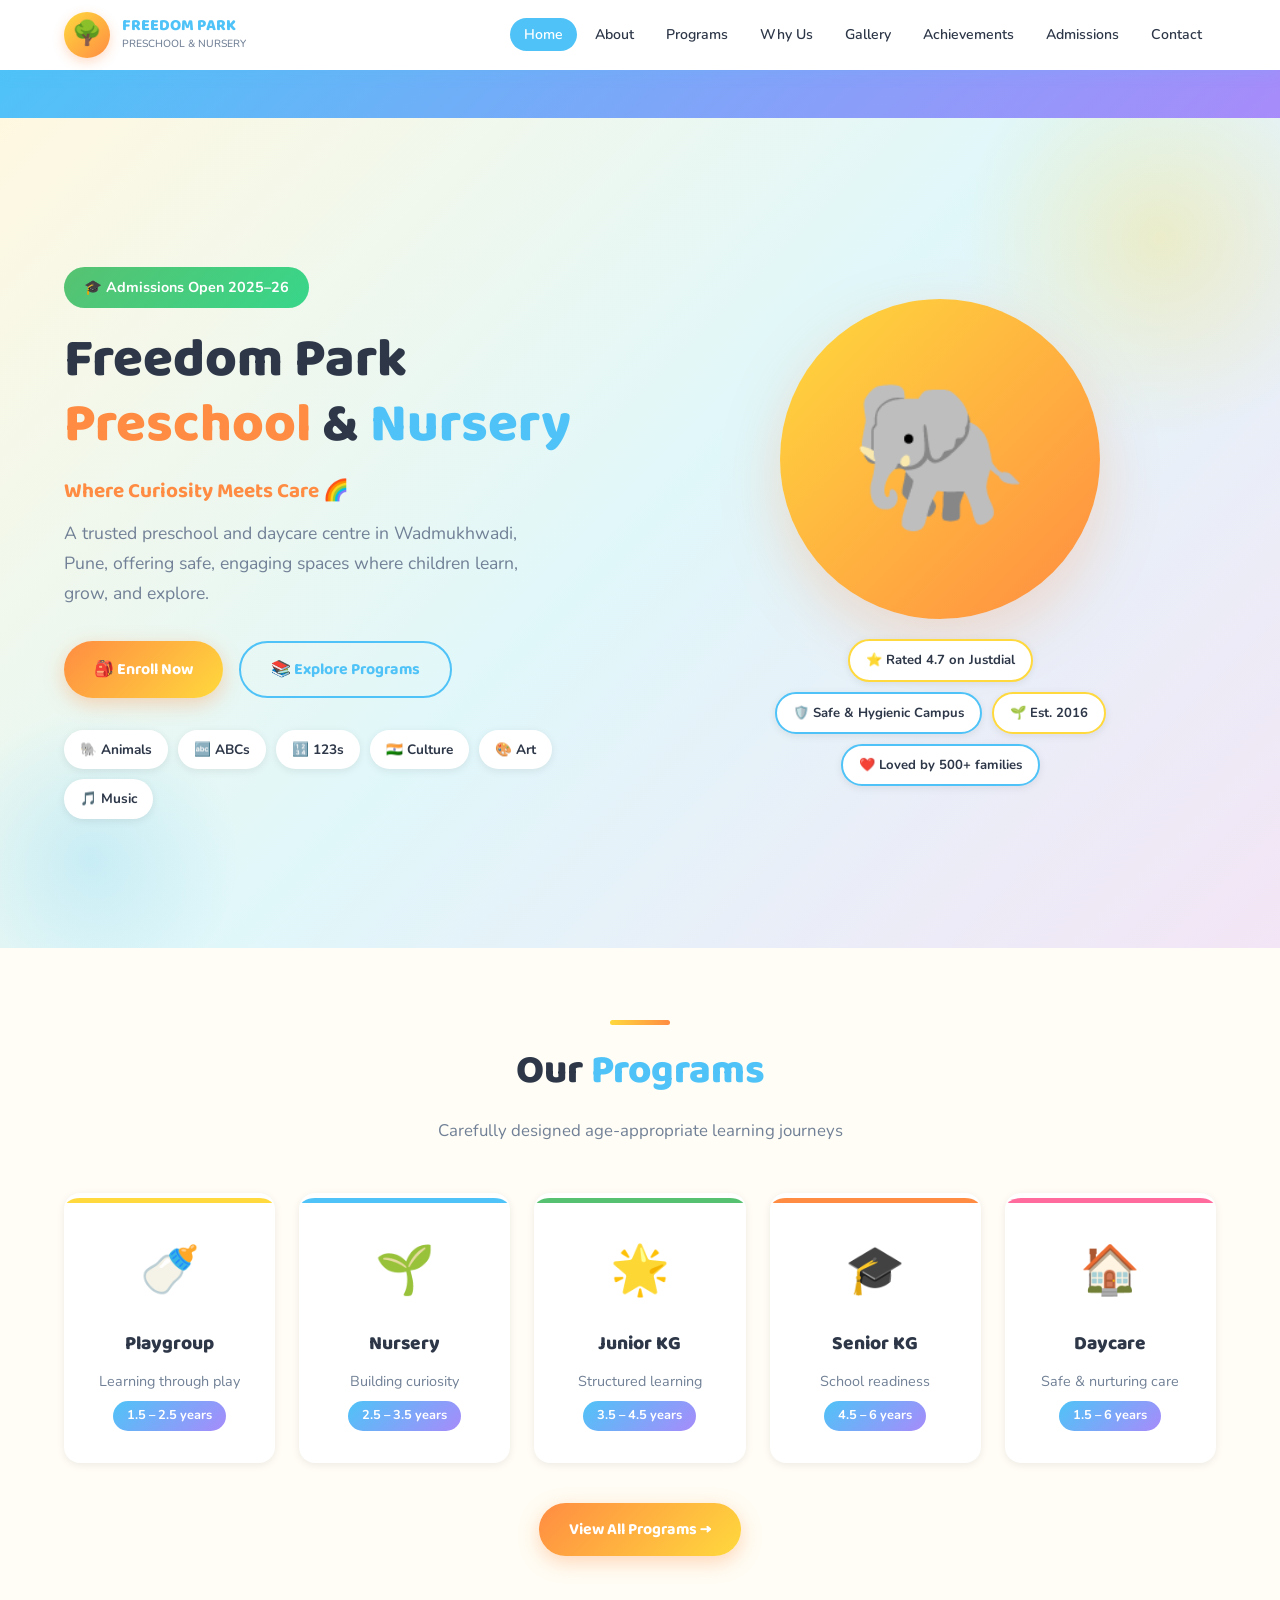
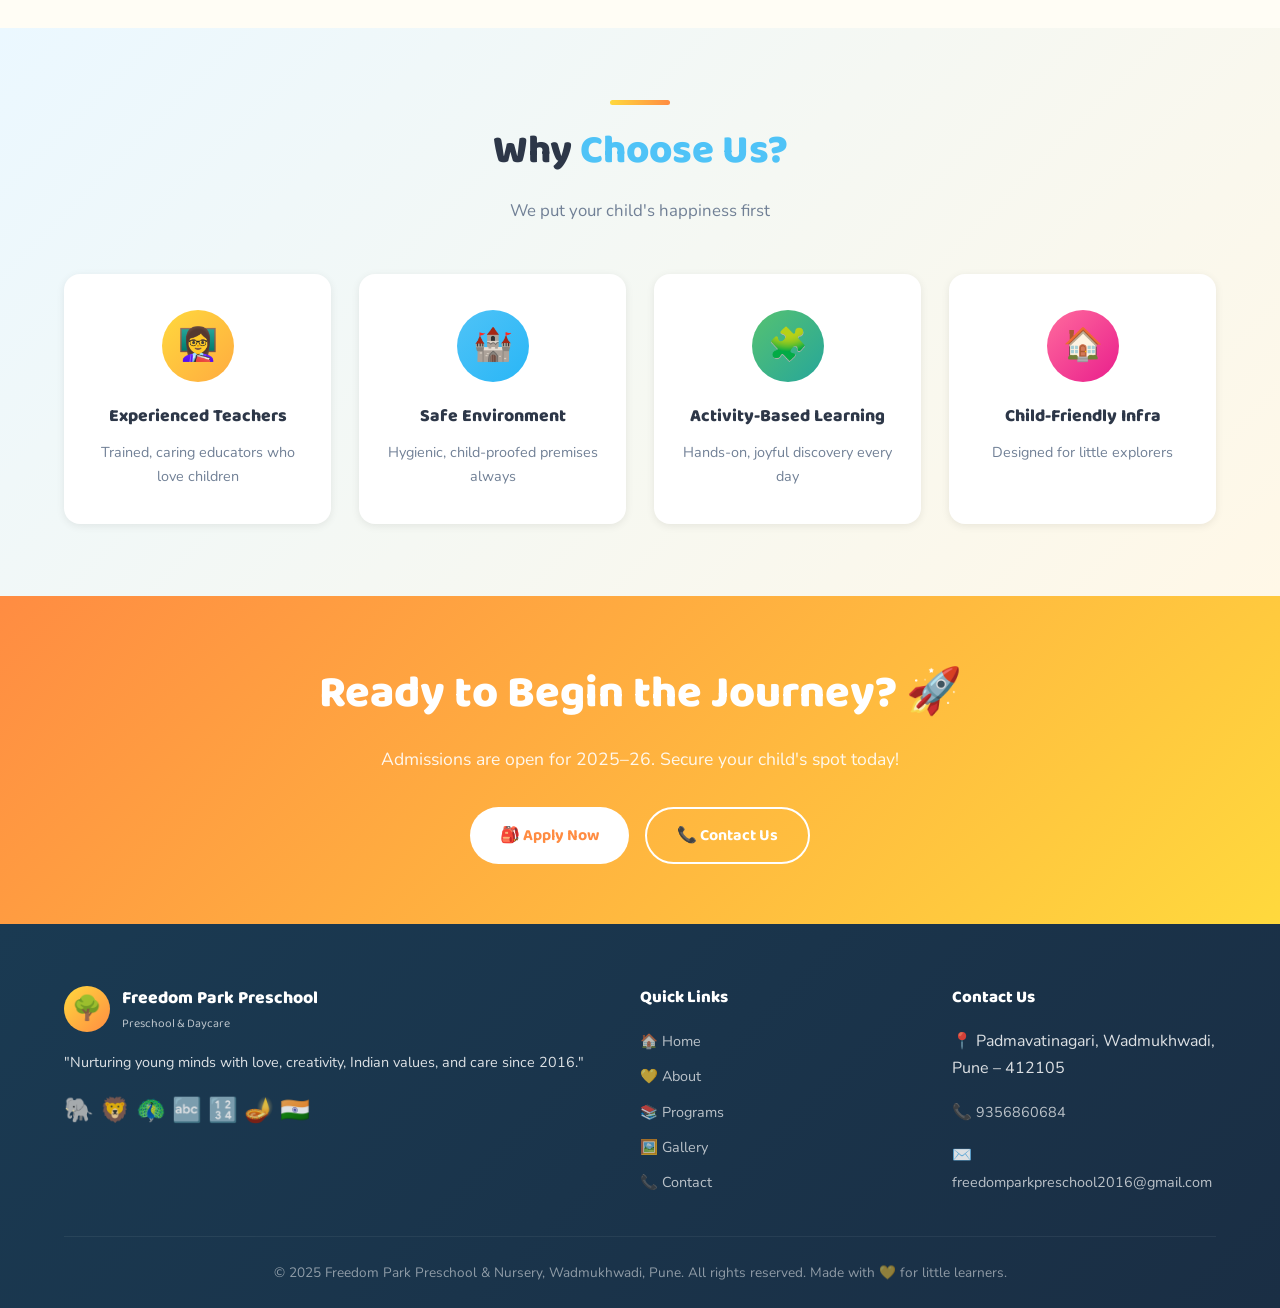
<file: freedom-park-preschool/index.html>
<!DOCTYPE html>
<html lang="en">
<head>
  <meta charset="UTF-8" />
  <meta name="viewport" content="width=device-width, initial-scale=1.0" />
  <title>Freedom Park Preschool & Nursery – Wadmukhwadi, Pune</title>
  <link rel="stylesheet" href="css/style.css" />
</head>
<body>

<div id="nav-placeholder"></div>

<!-- TICKER -->
<div class="ticker-wrap">
  <div class="ticker-inner">
    🎓 Admissions Open 2025-26 &nbsp;•&nbsp; ⭐ Playgroup • Nursery • Jr KG • Sr KG &nbsp;•&nbsp; 🐘 Activity-Based Learning &nbsp;•&nbsp; 🇮🇳 Indian Values & Culture &nbsp;•&nbsp; 🎨 Art • Music • Dance &nbsp;•&nbsp; 🛡️ Safe & Hygienic Campus &nbsp;•&nbsp; 📞 Call: +91 93568 60684 &nbsp;&nbsp;&nbsp;&nbsp;&nbsp;&nbsp;
    🎓 Admissions Open 2025-26 &nbsp;•&nbsp; ⭐ Playgroup • Nursery • Jr KG • Sr KG &nbsp;•&nbsp; 🐘 Activity-Based Learning &nbsp;•&nbsp; 🇮🇳 Indian Values & Culture &nbsp;•&nbsp; 🎨 Art • Music • Dance &nbsp;•&nbsp; 🛡️ Safe & Hygienic Campus &nbsp;•&nbsp; 📞 Call: +91 93568 60684
  </div>
</div>

<!-- HERO -->
<section class="hero">
  <div class="hero-content">
    <div class="hero-badge">🎓 Admissions Open 2025–26</div>
    <h1>Freedom Park<br><span>Preschool</span> &amp; <span class="sky">Nursery</span></h1>
    <p style="font-size:1.3rem;font-family:var(--font-head);font-weight:700;color:var(--orange);margin-bottom:10px">Where Curiosity Meets Care 🌈</p>
    <p>A trusted preschool and daycare centre in Wadmukhwadi, Pune, offering safe, engaging spaces where children learn, grow, and explore.</p>
    <div class="hero-buttons">
      <a href="admissions.html" class="btn btn-primary">🎒 Enroll Now</a>
      <a href="programs.html" class="btn btn-outline">📚 Explore Programs</a>
    </div>
    <div class="hero-icons">
      <div class="icon-pill">🐘 Animals</div>
      <div class="icon-pill">🔤 ABCs</div>
      <div class="icon-pill">🔢 123s</div>
      <div class="icon-pill">🇮🇳 Culture</div>
      <div class="icon-pill">🎨 Art</div>
      <div class="icon-pill">🎵 Music</div>
    </div>
  </div>
  <div class="hero-art">
    <div class="mascot-circle">🐘</div>
    <div class="hero-chips">
      <div class="hero-chip">⭐ Rated 4.7 on Justdial</div>
      <div class="hero-chip">🛡️ Safe & Hygienic Campus</div>
      <div class="hero-chip">🌱 Est. 2016</div>
      <div class="hero-chip">❤️ Loved by 500+ families</div>
    </div>
  </div>
</section>

<!-- PROGRAMS PREVIEW -->
<section class="section animate-up">
  <div class="divider"></div>
  <h2 class="section-title">Our <span>Programs</span></h2>
  <p class="section-sub">Carefully designed age-appropriate learning journeys</p>
  <div class="programs-grid">
    <div class="program-card animate-up">
      <div class="program-emoji">🍼</div>
      <h3>Playgroup</h3>
      <p style="color:var(--muted);font-size:0.9rem">Learning through play</p>
      <div class="program-age">1.5 – 2.5 years</div>
    </div>
    <div class="program-card animate-up">
      <div class="program-emoji">🌱</div>
      <h3>Nursery</h3>
      <p style="color:var(--muted);font-size:0.9rem">Building curiosity</p>
      <div class="program-age">2.5 – 3.5 years</div>
    </div>
    <div class="program-card animate-up">
      <div class="program-emoji">🌟</div>
      <h3>Junior KG</h3>
      <p style="color:var(--muted);font-size:0.9rem">Structured learning</p>
      <div class="program-age">3.5 – 4.5 years</div>
    </div>
    <div class="program-card animate-up">
      <div class="program-emoji">🎓</div>
      <h3>Senior KG</h3>
      <p style="color:var(--muted);font-size:0.9rem">School readiness</p>
      <div class="program-age">4.5 – 6 years</div>
    </div>
    <div class="program-card animate-up">
      <div class="program-emoji">🏠</div>
      <h3>Daycare</h3>
      <p style="color:var(--muted);font-size:0.9rem">Safe & nurturing care</p>
      <div class="program-age">1.5 – 6 years</div>
    </div>
  </div>
  <div style="text-align:center;margin-top:40px">
    <a href="programs.html" class="btn btn-primary">View All Programs →</a>
  </div>
</section>

<!-- WHY US QUICK -->
<section class="section section-alt animate-up">
  <div class="divider"></div>
  <h2 class="section-title">Why <span>Choose Us?</span></h2>
  <p class="section-sub">We put your child's happiness first</p>
  <div class="why-grid">
    <div class="why-card animate-up">
      <div class="why-icon">👩‍🏫</div>
      <h3>Experienced Teachers</h3>
      <p style="color:var(--muted);font-size:0.9rem">Trained, caring educators who love children</p>
    </div>
    <div class="why-card animate-up">
      <div class="why-icon">🏰</div>
      <h3>Safe Environment</h3>
      <p style="color:var(--muted);font-size:0.9rem">Hygienic, child-proofed premises always</p>
    </div>
    <div class="why-card animate-up">
      <div class="why-icon">🧩</div>
      <h3>Activity-Based Learning</h3>
      <p style="color:var(--muted);font-size:0.9rem">Hands-on, joyful discovery every day</p>
    </div>
    <div class="why-card animate-up">
      <div class="why-icon">🏠</div>
      <h3>Child-Friendly Infra</h3>
      <p style="color:var(--muted);font-size:0.9rem">Designed for little explorers</p>
    </div>
  </div>
</section>

<!-- CTA BANNER -->
<section style="background:linear-gradient(135deg,var(--orange),var(--yellow));padding:60px 5%;text-align:center;" class="animate-up">
  <h2 style="font-family:var(--font-head);font-size:clamp(1.8rem,4vw,2.8rem);font-weight:800;color:var(--white);margin-bottom:12px">Ready to Begin the Journey? 🚀</h2>
  <p style="color:rgba(255,255,255,0.9);font-size:1.1rem;margin-bottom:32px">Admissions are open for 2025–26. Secure your child's spot today!</p>
  <div style="display:flex;gap:16px;justify-content:center;flex-wrap:wrap">
    <a href="admissions.html" class="btn" style="background:var(--white);color:var(--orange)">🎒 Apply Now</a>
    <a href="contact.html" class="btn" style="background:transparent;border:2.5px solid var(--white);color:var(--white)">📞 Contact Us</a>
  </div>
</section>

<div id="footer-placeholder"></div>

<script src="js/components.js"></script>
<script src="js/script.js"></script>
</body>
</html>
</file>
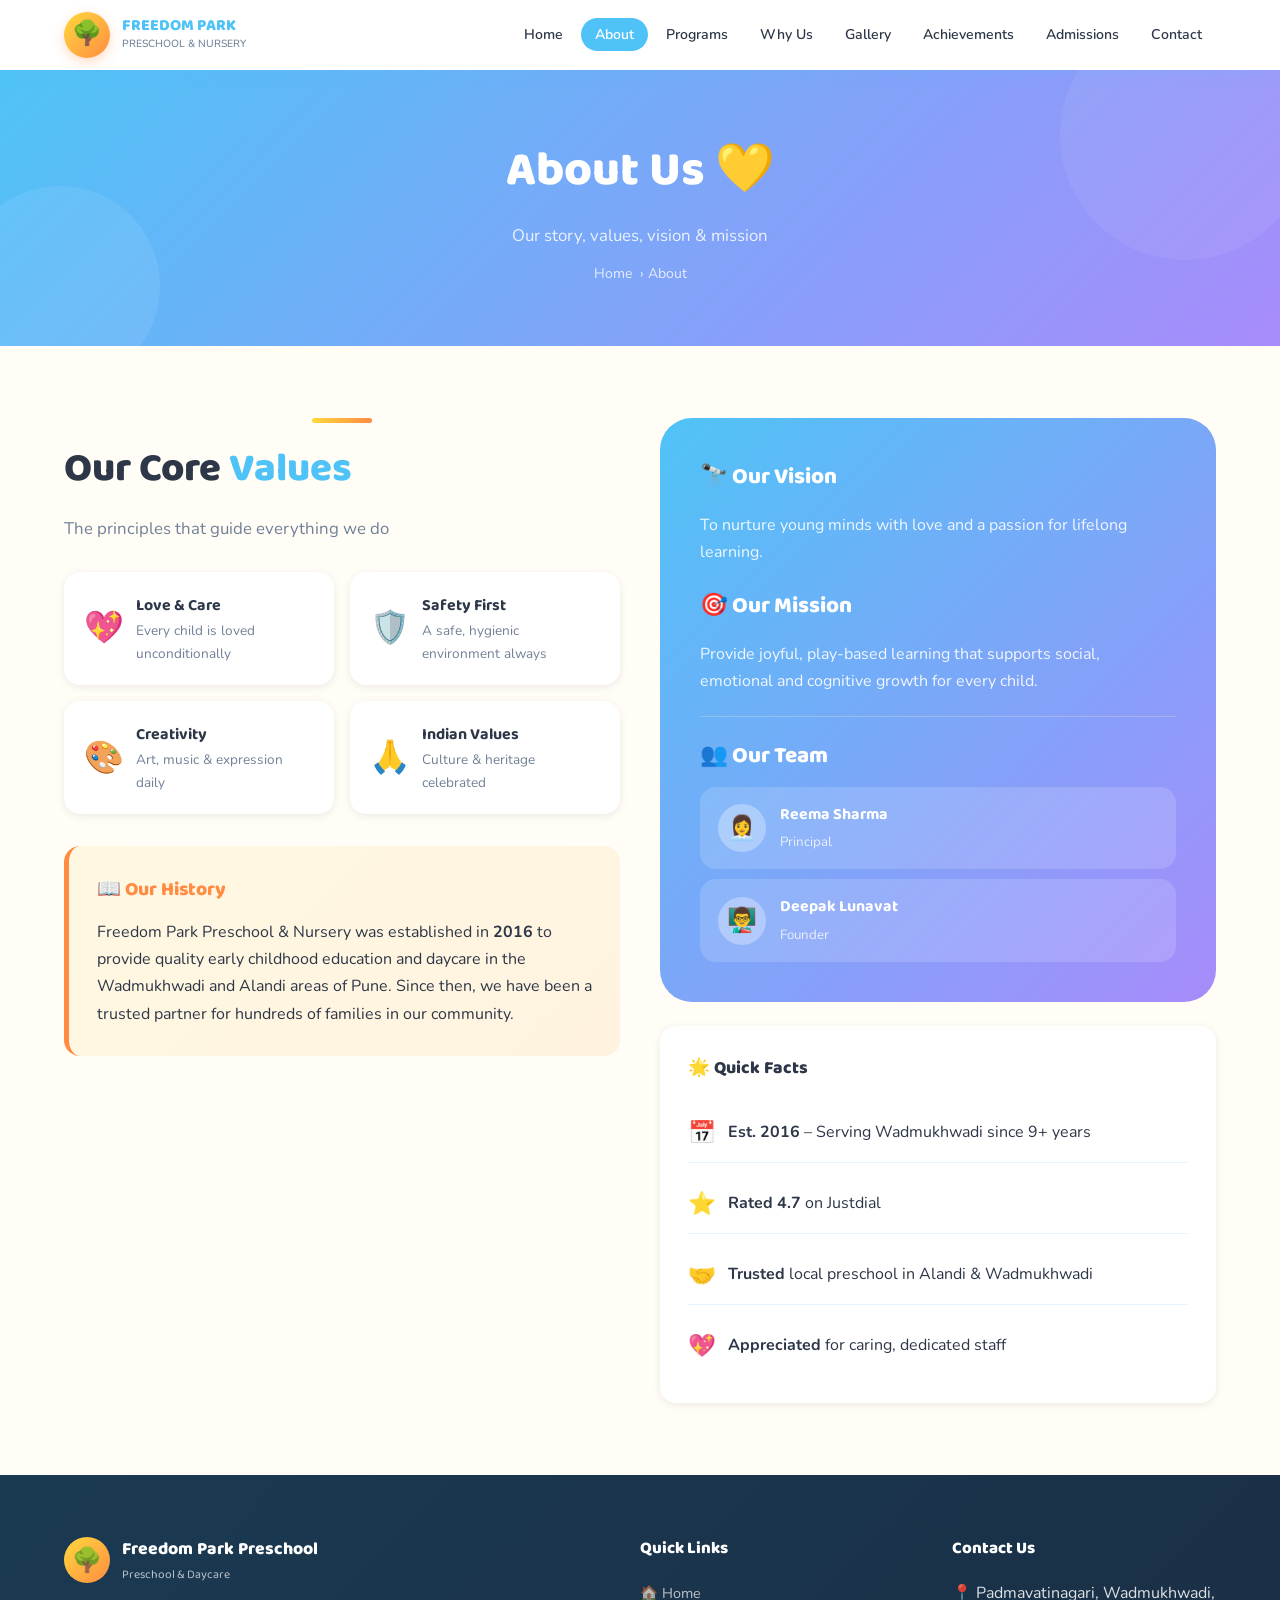
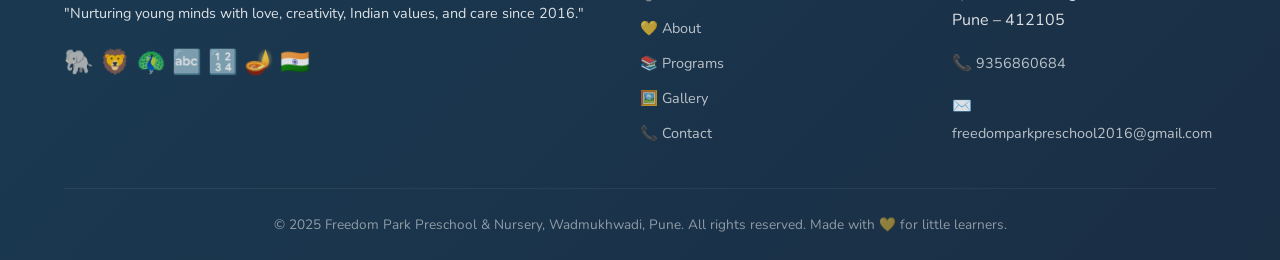
<file: freedom-park-preschool/about.html>
<!DOCTYPE html>
<html lang="en">
<head>
  <meta charset="UTF-8" />
  <meta name="viewport" content="width=device-width, initial-scale=1.0" />
  <title>About Us – Freedom Park Preschool & Nursery</title>
  <link rel="stylesheet" href="css/style.css" />
</head>
<body>

<div id="nav-placeholder"></div>

<div class="page-header">
  <h1>About Us 💛</h1>
  <p>Our story, values, vision &amp; mission</p>
  <div class="breadcrumb"><a href="index.html">Home</a> › About</div>
</div>

<section class="section animate-up">
  <div class="about-grid">
    <!-- Left: Values + History -->
    <div>
      <div class="divider"></div>
      <h2 class="section-title" style="text-align:left">Our Core <span>Values</span></h2>
      <p class="section-sub" style="text-align:left;margin-bottom:28px">The principles that guide everything we do</p>
      <div class="values-grid">
        <div class="value-card animate-up">
          <div class="value-icon">💖</div>
          <div><h4>Love &amp; Care</h4><p style="font-size:0.85rem;color:var(--muted)">Every child is loved unconditionally</p></div>
        </div>
        <div class="value-card animate-up">
          <div class="value-icon">🛡️</div>
          <div><h4>Safety First</h4><p style="font-size:0.85rem;color:var(--muted)">A safe, hygienic environment always</p></div>
        </div>
        <div class="value-card animate-up">
          <div class="value-icon">🎨</div>
          <div><h4>Creativity</h4><p style="font-size:0.85rem;color:var(--muted)">Art, music &amp; expression daily</p></div>
        </div>
        <div class="value-card animate-up">
          <div class="value-icon">🙏</div>
          <div><h4>Indian Values</h4><p style="font-size:0.85rem;color:var(--muted)">Culture &amp; heritage celebrated</p></div>
        </div>
      </div>

      <!-- History -->
      <div style="background:linear-gradient(135deg,#FFF8E1,#FFF3E0);border-radius:var(--radius);padding:28px;border-left:5px solid var(--orange);" class="animate-up">
        <h3 style="font-family:var(--font-head);font-weight:800;font-size:1.2rem;margin-bottom:12px;color:var(--orange)">📖 Our History</h3>
        <p style="color:var(--text);">Freedom Park Preschool &amp; Nursery was established in <strong>2016</strong> to provide quality early childhood education and daycare in the Wadmukhwadi and Alandi areas of Pune. Since then, we have been a trusted partner for hundreds of families in our community.</p>
      </div>
    </div>

    <!-- Right: Vision, Mission, Team -->
    <div>
      <div class="about-info-block animate-up">
        <h3>🔭 Our Vision</h3>
        <p>To nurture young minds with love and a passion for lifelong learning.</p>

        <h3>🎯 Our Mission</h3>
        <p>Provide joyful, play-based learning that supports social, emotional and cognitive growth for every child.</p>

        <hr style="border-color:rgba(255,255,255,0.2);margin:20px 0" />

        <h3 style="margin-bottom:12px">👥 Our Team</h3>
        <div class="about-person">
          <div class="person-avatar">👩‍💼</div>
          <div>
            <strong>Reema Sharma</strong>
            <small>Principal</small>
          </div>
        </div>
        <div class="about-person" style="margin-top:10px">
          <div class="person-avatar">👨‍🏫</div>
          <div>
            <strong>Deepak Lunavat</strong>
            <small>Founder</small>
          </div>
        </div>
      </div>

      <!-- Milestones -->
      <div style="background:var(--card-bg);border-radius:var(--radius);padding:28px;box-shadow:var(--shadow-sm);margin-top:24px;" class="animate-up">
        <h3 style="font-family:var(--font-head);font-weight:800;font-size:1.1rem;margin-bottom:20px">🌟 Quick Facts</h3>
        <div style="display:flex;flex-direction:column;gap:12px">
          <div style="display:flex;align-items:center;gap:12px;padding:10px 0;border-bottom:1px solid var(--border)">
            <span style="font-size:1.4rem">📅</span>
            <span><strong>Est. 2016</strong> – Serving Wadmukhwadi since 9+ years</span>
          </div>
          <div style="display:flex;align-items:center;gap:12px;padding:10px 0;border-bottom:1px solid var(--border)">
            <span style="font-size:1.4rem">⭐</span>
            <span><strong>Rated 4.7</strong> on Justdial</span>
          </div>
          <div style="display:flex;align-items:center;gap:12px;padding:10px 0;border-bottom:1px solid var(--border)">
            <span style="font-size:1.4rem">🤝</span>
            <span><strong>Trusted</strong> local preschool in Alandi &amp; Wadmukhwadi</span>
          </div>
          <div style="display:flex;align-items:center;gap:12px;padding:10px 0">
            <span style="font-size:1.4rem">💖</span>
            <span><strong>Appreciated</strong> for caring, dedicated staff</span>
          </div>
        </div>
      </div>
    </div>
  </div>
</section>

<div id="footer-placeholder"></div>
<script src="js/components.js"></script>
<script src="js/script.js"></script>
</body>
</html>
</file>
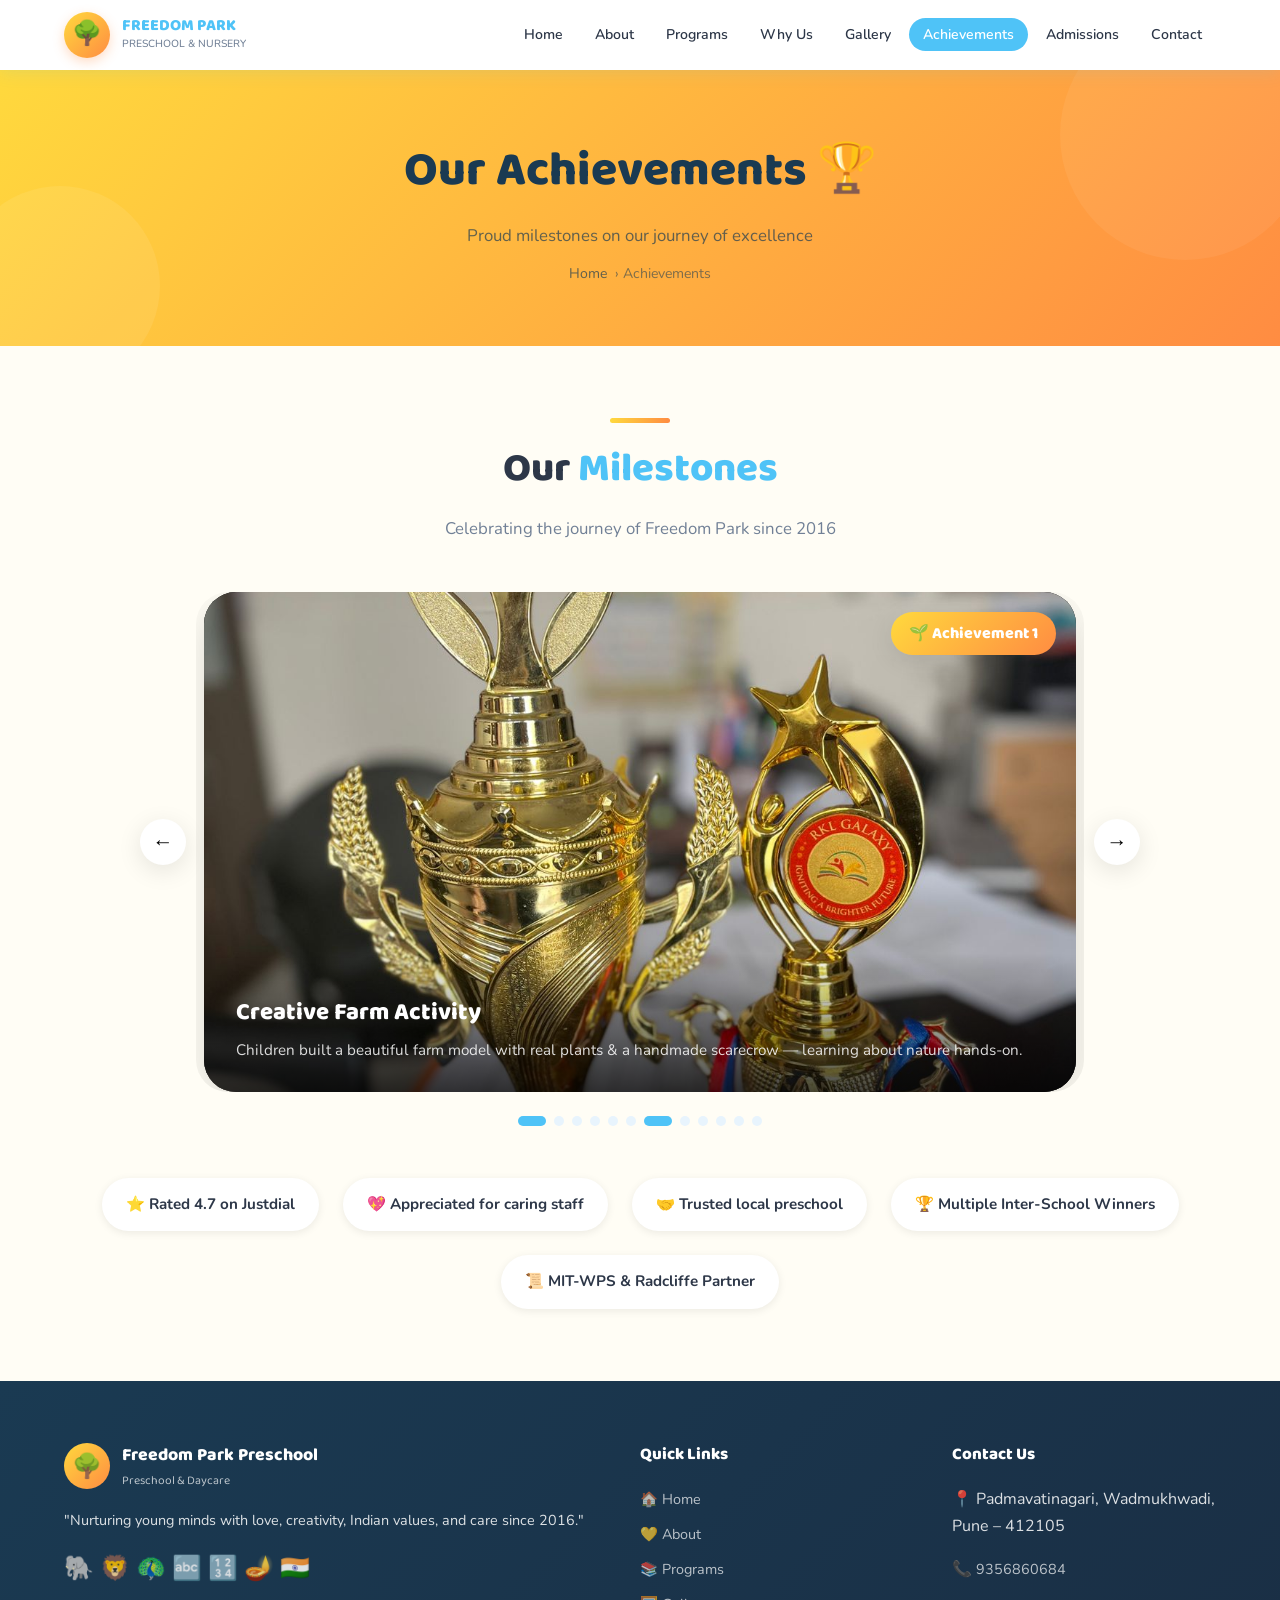
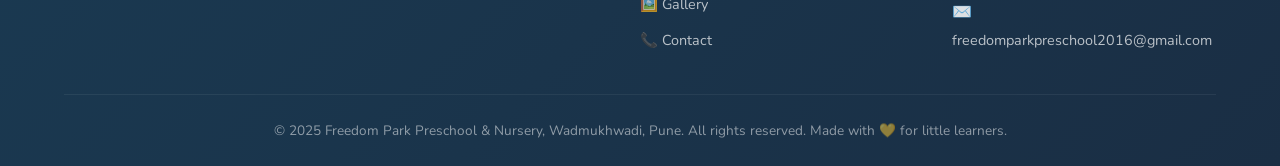
<file: freedom-park-preschool/achievements.html>
<!DOCTYPE html>
<html lang="en">
<head>
  <meta charset="UTF-8" />
  <meta name="viewport" content="width=device-width, initial-scale=1.0" />
  <title>Achievements – Freedom Park Preschool & Nursery</title>
  <link rel="stylesheet" href="css/style.css" />
  <style>
    .ach-slider-wrap { overflow: hidden; border-radius: var(--radius-xl); }
    .ach-slider { display: flex; transition: transform 0.45s ease; }
    .ach-slide { min-width: 100%; flex-shrink: 0; box-sizing: border-box; padding: 0 8px; }

    .ach-photo-card {
      position: relative;
      border-radius: var(--radius-xl);
      overflow: hidden;
      box-shadow: var(--shadow-lg);
      background: #000;
      max-width: 900px;
      margin: 0 auto;
    }
    .ach-photo-card img {
      width: 100%;
      height: 500px;
      object-fit: cover;
      display: block;
      transition: transform 0.5s ease;
    }
    .ach-photo-card:hover img { transform: scale(1.04); }
    .ach-photo-overlay {
      position: absolute;
      bottom: 0; left: 0; right: 0;
      background: linear-gradient(transparent, rgba(0,0,0,0.72));
      color: #fff;
      padding: 40px 32px 28px;
    }
    .ach-photo-overlay h3 {
      font-family: var(--font-head);
      font-size: 1.5rem;
      font-weight: 800;
      margin-bottom: 4px;
    }
    .ach-photo-overlay p { opacity: 0.85; font-size: 0.95rem; }
    .ach-badge {
      position: absolute;
      top: 20px; right: 20px;
      background: linear-gradient(135deg, var(--yellow), var(--orange));
      color: #fff;
      font-family: var(--font-head);
      font-weight: 800;
      font-size: 1rem;
      padding: 8px 18px;
      border-radius: 50px;
      box-shadow: var(--shadow-md);
    }
    @media (max-width: 600px) {
      .ach-photo-card img { height: 260px; }
      .ach-photo-overlay h3 { font-size: 1.1rem; }
    }
  </style>
</head>
<body>

<div id="nav-placeholder"></div>

<div class="page-header" style="background:linear-gradient(135deg,#FFD93D 0%,#FF8C42 100%)">
  <h1 style="color:#1a3a52">Our Achievements 🏆</h1>
  <p style="color:rgba(26,58,82,0.8)">Proud milestones on our journey of excellence</p>
  <div class="breadcrumb" style="color:rgba(26,58,82,0.7)"><a href="index.html" style="color:rgba(26,58,82,0.85)">Home</a> › Achievements</div>
</div>

<section class="section animate-up">
  <div class="divider"></div>
  <h2 class="section-title">Our <span>Milestones</span></h2>
  <p class="section-sub">Celebrating the journey of Freedom Park since 2016</p>

  <div style="position:relative; padding:0 56px; max-width:1000px; margin:0 auto;">
    <button class="slider-arrow prev ach-prev" style="left:0">&#8592;</button>

    <div class="ach-slider-wrap">
      <div class="ach-slider">

        <div class="ach-slide">
          <div class="ach-photo-card">
            <img src="images/a1.jpeg" alt="Achievement 1 – Creative Farm Activity" />
            <div class="ach-badge">🌱 Achievement 1</div>
            <div class="ach-photo-overlay">
              <h3>Creative Farm Activity</h3>
              <p>Children built a beautiful farm model with real plants &amp; a handmade scarecrow — learning about nature hands-on.</p>
            </div>
          </div>
        </div>

        <div class="ach-slide">
          <div class="ach-photo-card">
            <img src="images/a2.jpeg" alt="Achievement 2 – Winner & Runner Up Trophies" />
            <div class="ach-badge">🏆 Achievement 2</div>
            <div class="ach-photo-overlay">
              <h3>Winner &amp; Runner Up – RKL Galaxy</h3>
              <p>Freedom Park clinched both Winner &amp; Runner Up trophies at RKL Galaxy International School's Inter-School Pre-Primary Fun Sport Meet 2024.</p>
            </div>
          </div>
        </div>

        <div class="ach-slide">
          <div class="ach-photo-card">
            <img src="images/a3.jpeg" alt="Achievement 3 – Principal with Trophy" />
            <div class="ach-badge">🥈 Achievement 3</div>
            <div class="ach-photo-overlay">
              <h3>Runner Up – Inter-School Competition</h3>
              <p>Our principal proudly holds the Runner Up trophy &amp; gold medal from RKL Galaxy's Inter-School Pre-Primary competition — a proud moment for Freedom Park.</p>
            </div>
          </div>
        </div>

        <div class="ach-slide">
          <div class="ach-photo-card">
            <img src="images/a4.jpeg" alt="Achievement 4 – Runner Up 2025-26" />
            <div class="ach-badge">🥇 Achievement 4</div>
            <div class="ach-photo-overlay">
              <h3>Runner Up – Pre-Primary Competition 2025-26</h3>
              <p>Freedom Park secured Runner Up at RKL Galaxy's Inter-School Pre-Primary Competition 2025-26 held on 16th January 2026.</p>
            </div>
          </div>
        </div>

        <div class="ach-slide">
          <div class="ach-photo-card">
            <img src="images/b1.jpg" alt="Achievement 5 – Winner Team Photo" />
            <div class="ach-badge">🎖️ Achievement 5</div>
            <div class="ach-photo-overlay">
              <h3>Champions Together! 🎉</h3>
              <p>Our students, teachers &amp; founder celebrate winning the Inter-School Pre-Primary Fun Sport Meet — a proud Freedom Park family moment.</p>
            </div>
          </div>
        </div>

        <div class="ach-slide">
          <div class="ach-photo-card">
            <img src="images/b2.jpg" alt="Achievement 6 – School Partnerships" />
            <div class="ach-badge">📜 Achievement 6</div>
            <div class="ach-photo-overlay">
              <h3>Official School Partnerships</h3>
              <p>Freedom Park is an Official Preschool Partner of Radcliffe School &amp; holds a Certificate of Collaboration with MIT-World Peace School, Alandi.</p>
            </div>
          </div>
        </div>

      </div>
    </div>

    <button class="slider-arrow next ach-next" style="right:0">&#8594;</button>
  </div>

  <div class="slider-dots" id="ach-dots" style="margin-top:24px"></div>

  <div class="ach-highlights animate-up" style="margin-top:52px">
    <div class="highlight-pill">⭐ Rated 4.7 on Justdial</div>
    <div class="highlight-pill">💖 Appreciated for caring staff</div>
    <div class="highlight-pill">🤝 Trusted local preschool</div>
    <div class="highlight-pill">🏆 Multiple Inter-School Winners</div>
    <div class="highlight-pill">📜 MIT-WPS &amp; Radcliffe Partner</div>
  </div>
</section>

<div id="footer-placeholder"></div>
<script src="js/components.js"></script>
<script src="js/script.js"></script>
<script>
  document.addEventListener('DOMContentLoaded', () => {
    const slider = document.querySelector('.ach-slider');
    const slides = slider ? slider.querySelectorAll('.ach-slide') : [];
    const dotsEl = document.querySelector('#ach-dots');
    let current = 0, timer;

    function goTo(i) {
      current = (i + slides.length) % slides.length;
      slider.style.transform = `translateX(-${current * 100}%)`;
      if (dotsEl) dotsEl.querySelectorAll('.dot').forEach((d, idx) => d.classList.toggle('active', idx === current));
    }

    if (dotsEl) {
      slides.forEach((_, i) => {
        const d = document.createElement('button');
        d.className = 'dot' + (i === 0 ? ' active' : '');
        d.addEventListener('click', () => { goTo(i); clearInterval(timer); timer = setInterval(() => goTo(current + 1), 3500); });
        dotsEl.appendChild(d);
      });
    }

    document.querySelector('.ach-prev').addEventListener('click', () => { goTo(current - 1); clearInterval(timer); timer = setInterval(() => goTo(current + 1), 3500); });
    document.querySelector('.ach-next').addEventListener('click', () => { goTo(current + 1); clearInterval(timer); timer = setInterval(() => goTo(current + 1), 3500); });
    timer = setInterval(() => goTo(current + 1), 3500);
  });
</script>
</body>
</html>
</file>
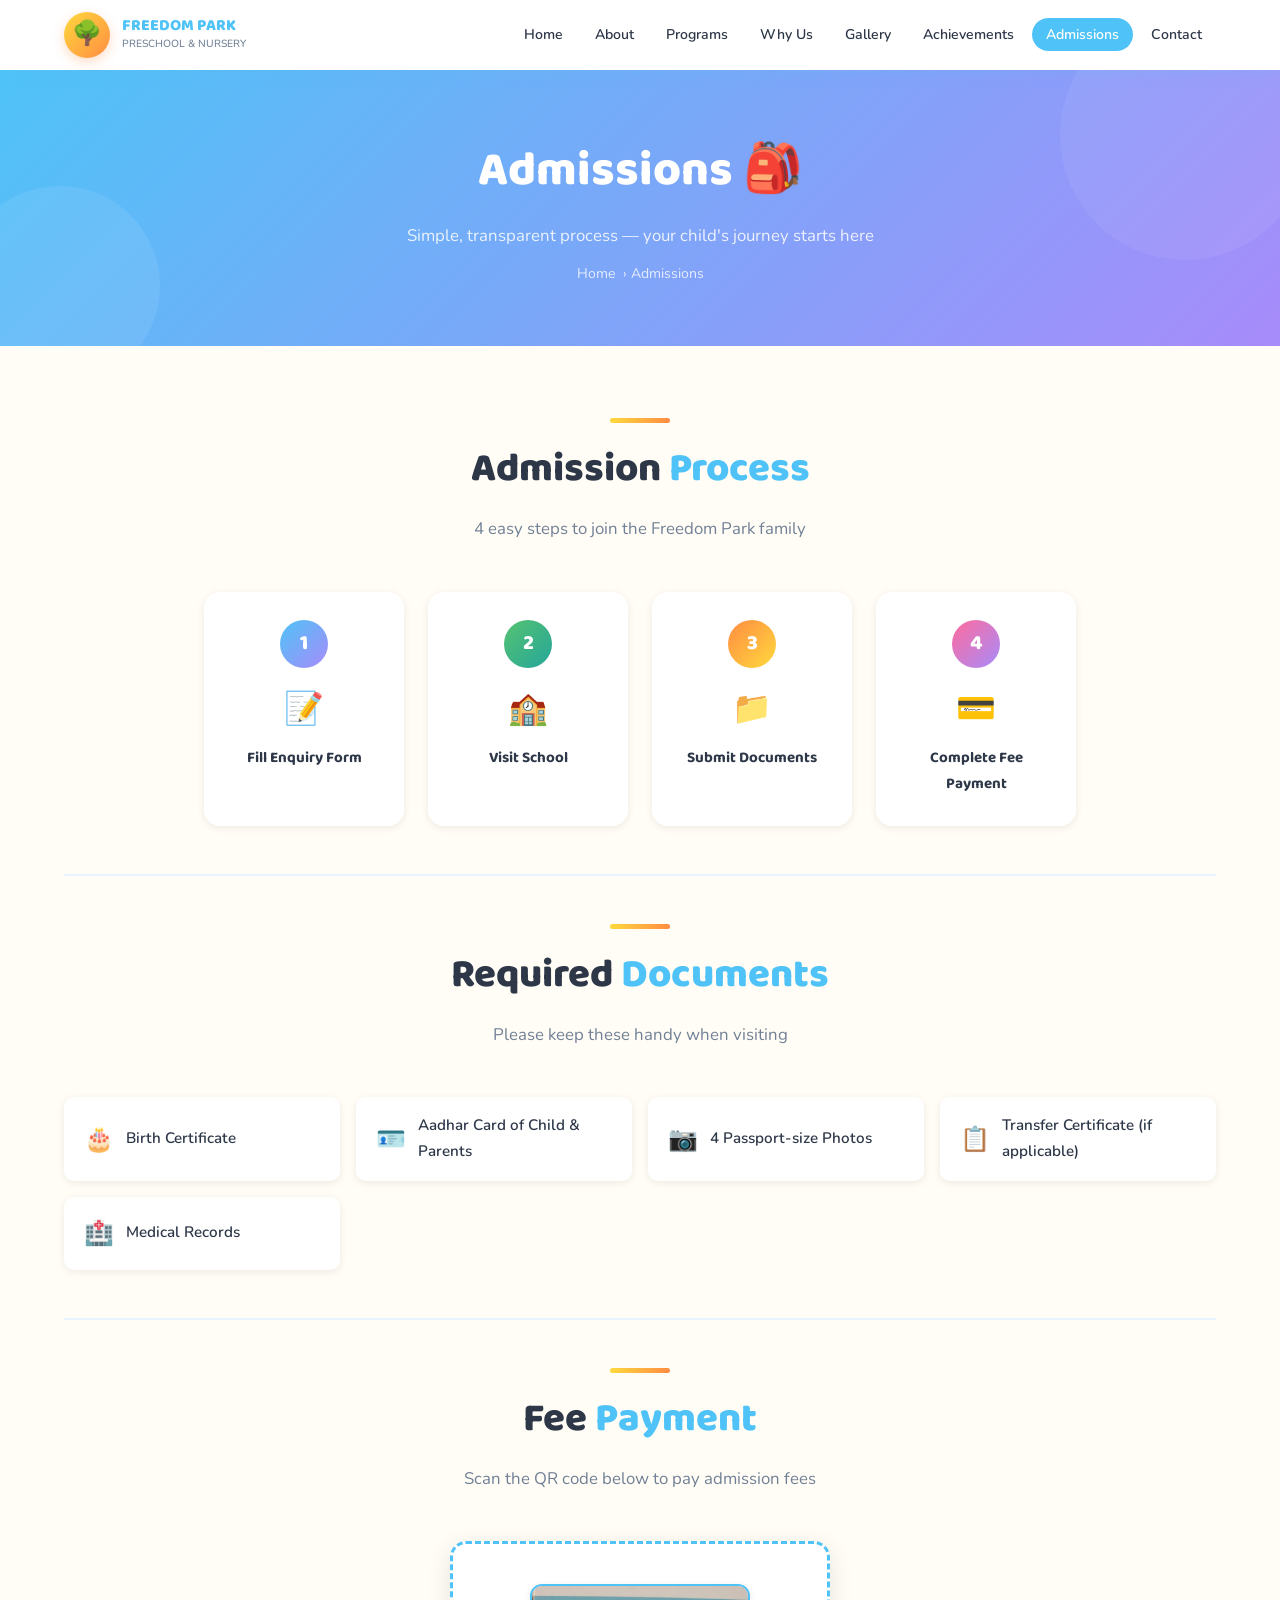
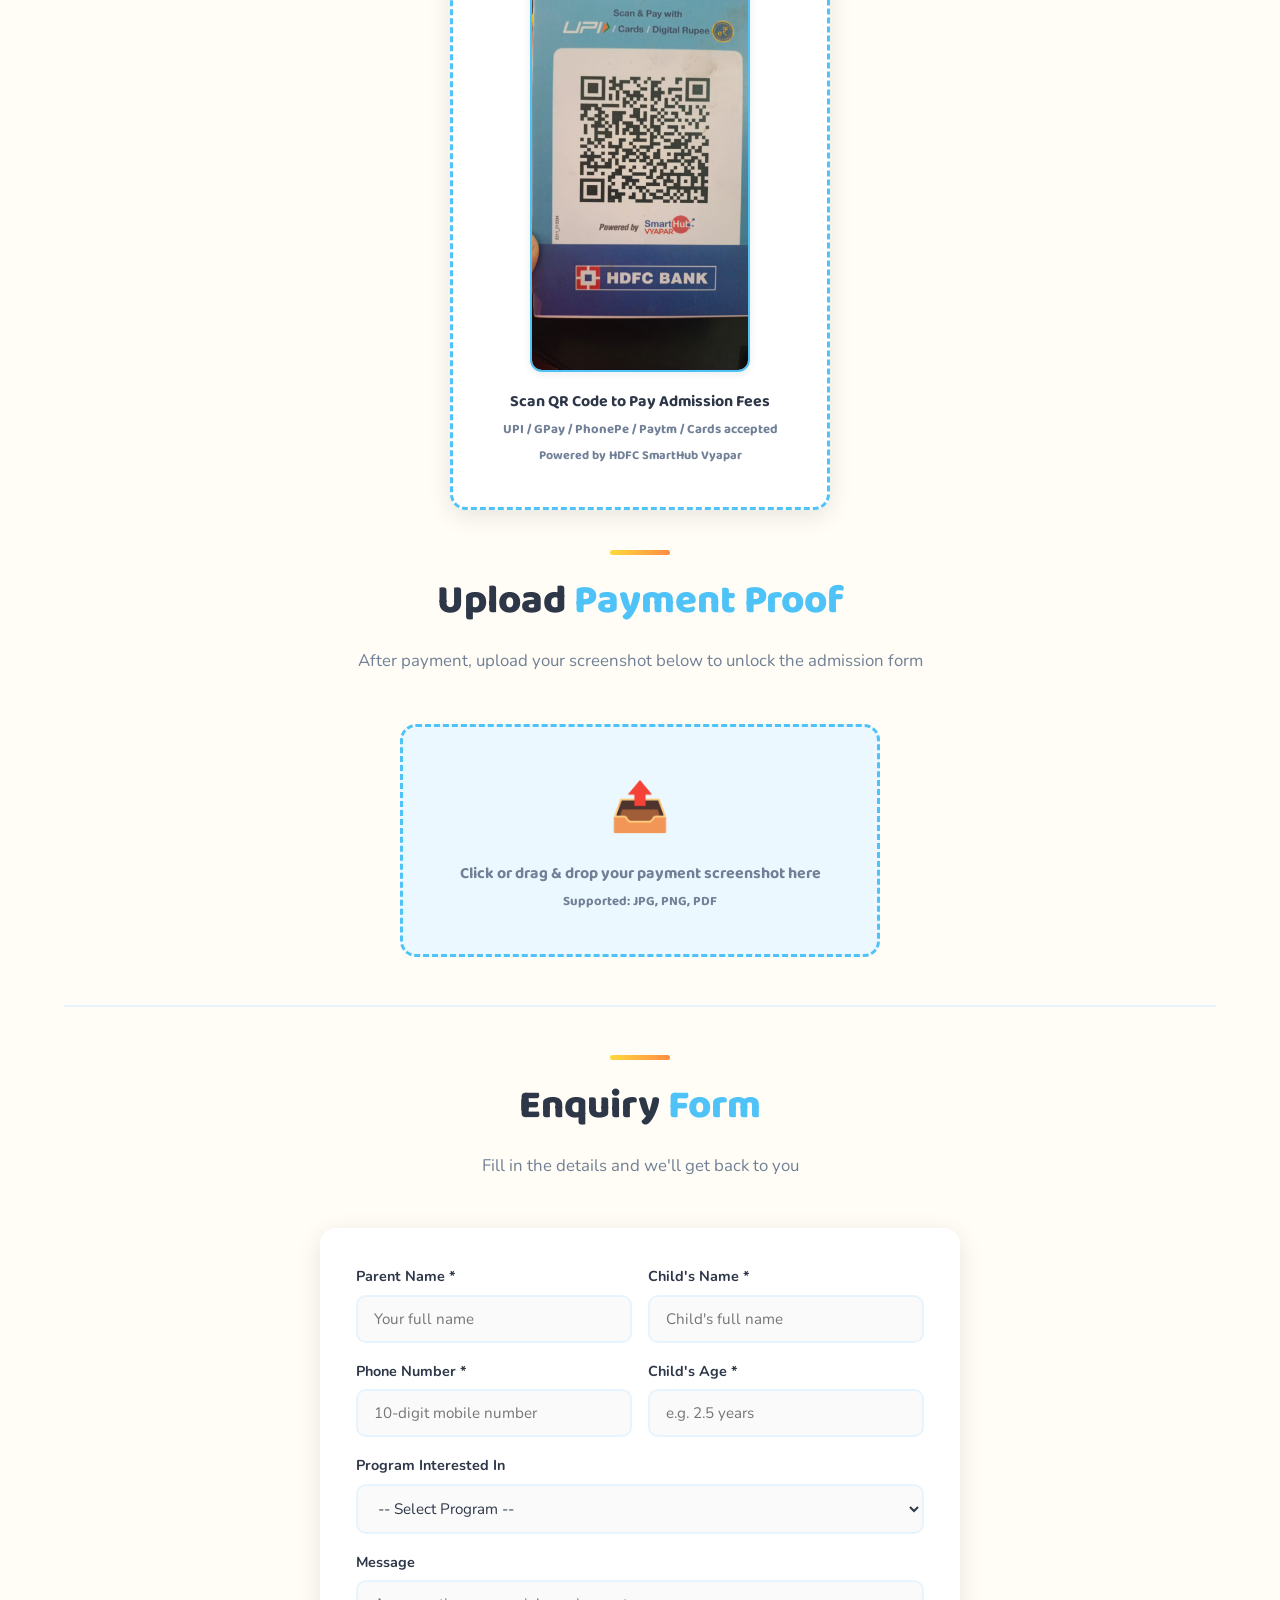
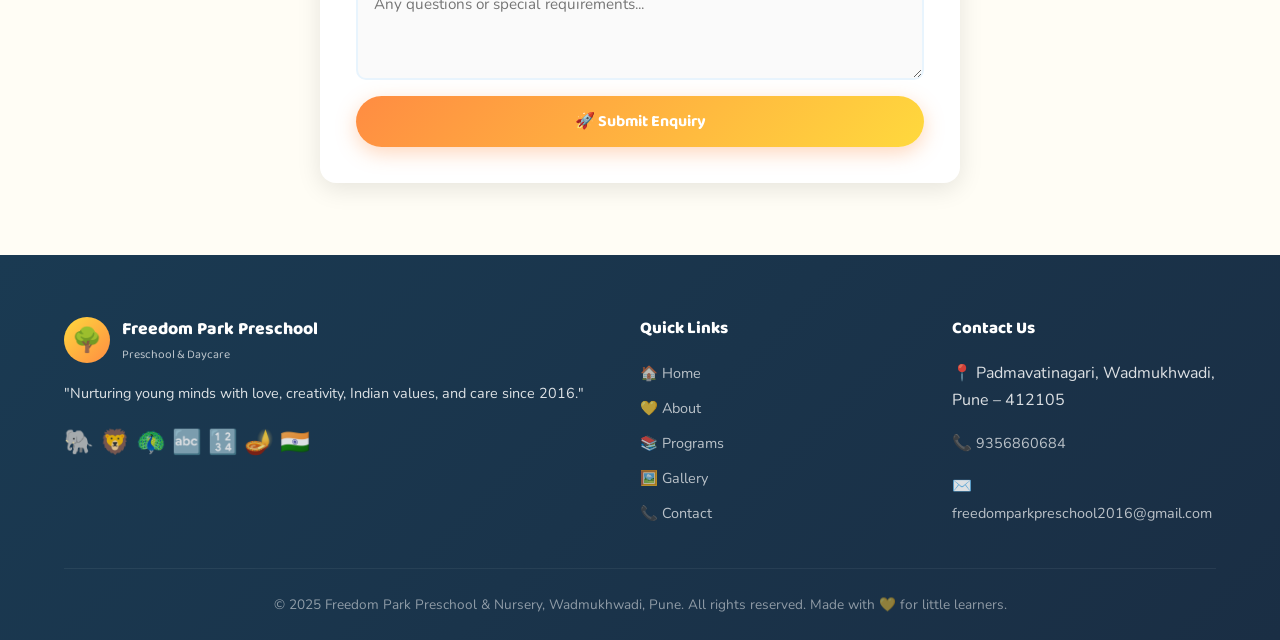
<file: freedom-park-preschool/admissions.html>
<!DOCTYPE html>
<html lang="en">
<head>
  <meta charset="UTF-8" />
  <meta name="viewport" content="width=device-width, initial-scale=1.0" />
  <title>Admissions – Freedom Park Preschool & Nursery</title>
  <link rel="stylesheet" href="css/style.css" />
</head>
<body>

<div id="nav-placeholder"></div>

<div class="page-header">
  <h1>Admissions 🎒</h1>
  <p>Simple, transparent process — your child's journey starts here</p>
  <div class="breadcrumb"><a href="index.html">Home</a> › Admissions</div>
</div>

<section class="section animate-up">

  <!-- STEPS -->
  <div class="divider"></div>
  <h2 class="section-title">Admission <span>Process</span></h2>
  <p class="section-sub">4 easy steps to join the Freedom Park family</p>
  <div class="steps-row">
    <div class="step-card animate-up">
      <div class="step-num">1</div>
      <div style="font-size:2rem;margin-bottom:10px">📝</div>
      <h4>Fill Enquiry Form</h4>
    </div>
    <div class="step-card animate-up" style="animation-delay:0.1s">
      <div class="step-num" style="background:linear-gradient(135deg,var(--green),#26A69A)">2</div>
      <div style="font-size:2rem;margin-bottom:10px">🏫</div>
      <h4>Visit School</h4>
    </div>
    <div class="step-card animate-up" style="animation-delay:0.2s">
      <div class="step-num" style="background:linear-gradient(135deg,var(--orange),var(--yellow))">3</div>
      <div style="font-size:2rem;margin-bottom:10px">📁</div>
      <h4>Submit Documents</h4>
    </div>
    <div class="step-card animate-up" style="animation-delay:0.3s">
      <div class="step-num" style="background:linear-gradient(135deg,var(--pink),var(--purple))">4</div>
      <div style="font-size:2rem;margin-bottom:10px">💳</div>
      <h4>Complete Fee Payment</h4>
    </div>
  </div>

  <hr style="border:none;border-top:2px solid var(--border);margin:48px 0" />

  <!-- DOCUMENTS -->
  <div class="divider"></div>
  <h2 class="section-title">Required <span>Documents</span></h2>
  <p class="section-sub">Please keep these handy when visiting</p>
  <div class="docs-grid">
    <div class="doc-item animate-up">
      <span class="doc-icon">🎂</span>
      <span>Birth Certificate</span>
    </div>
    <div class="doc-item animate-up">
      <span class="doc-icon">🪪</span>
      <span>Aadhar Card of Child &amp; Parents</span>
    </div>
    <div class="doc-item animate-up">
      <span class="doc-icon">📷</span>
      <span>4 Passport-size Photos</span>
    </div>
    <div class="doc-item animate-up">
      <span class="doc-icon">📋</span>
      <span>Transfer Certificate (if applicable)</span>
    </div>
    <div class="doc-item animate-up">
      <span class="doc-icon">🏥</span>
      <span>Medical Records</span>
    </div>
  </div>

  <hr style="border:none;border-top:2px solid var(--border);margin:48px 0" />

  <!-- PAYMENT QR -->
  <div class="divider"></div>
  <h2 class="section-title">Fee <span>Payment</span></h2>
  <p class="section-sub">Scan the QR code below to pay admission fees</p>

  <div class="payment-qr-box animate-up">
    <img src="images/qr-code.jpg" alt="UPI QR Code – HDFC Bank SmartHub Vyapar" style="width:220px;height:auto;border-radius:12px;border:2px solid var(--sky);box-shadow:var(--shadow-sm);" />
    <p style="margin-top:16px">Scan QR Code to Pay Admission Fees</p>
    <p style="color:var(--muted);font-size:0.82rem;margin-top:4px">UPI / GPay / PhonePe / Paytm / Cards accepted</p>
    <p style="color:var(--muted);font-size:0.78rem;margin-top:4px">Powered by HDFC SmartHub Vyapar</p>
  </div>

  <!-- UPLOAD -->
  <div class="divider"></div>
  <h2 class="section-title">Upload <span>Payment Proof</span></h2>
  <p class="section-sub">After payment, upload your screenshot below to unlock the admission form</p>

  <div class="upload-area animate-up" id="upload-area">
    <div style="font-size:3rem">📤</div>
    <p>Click or drag &amp; drop your payment screenshot here</p>
    <p style="font-size:0.82rem;margin-top:4px">Supported: JPG, PNG, PDF</p>
  </div>
  <input type="file" id="payment-proof" accept="image/*,application/pdf" style="display:none" />

  <div style="text-align:center">
    <a id="download-btn" href="pdf/admission-form.pdf" download="Freedom-Park-Admission-Form.pdf" class="btn btn-primary">
      📄 Download Admission Form (PDF)
    </a>
  </div>

  <hr style="border:none;border-top:2px solid var(--border);margin:48px 0" />

  <!-- ENQUIRY FORM -->
  <div class="divider"></div>
  <h2 class="section-title">Enquiry <span>Form</span></h2>
  <p class="section-sub">Fill in the details and we'll get back to you</p>
  <div style="max-width:640px;margin:0 auto;background:var(--card-bg);border-radius:var(--radius);padding:36px;box-shadow:var(--shadow-md);" class="animate-up">
    <form id="enquiry-form">
      <div class="form-row">
        <div class="form-group">
          <label>Parent Name *</label>
          <input type="text" placeholder="Your full name" required />
        </div>
        <div class="form-group">
          <label>Child's Name *</label>
          <input type="text" placeholder="Child's full name" required />
        </div>
      </div>
      <div class="form-row">
        <div class="form-group">
          <label>Phone Number *</label>
          <input type="tel" placeholder="10-digit mobile number" required />
        </div>
        <div class="form-group">
          <label>Child's Age *</label>
          <input type="text" placeholder="e.g. 2.5 years" required />
        </div>
      </div>
      <div class="form-group">
        <label>Program Interested In</label>
        <select>
          <option value="">-- Select Program --</option>
          <option>Playgroup (1.5–2.5 years)</option>
          <option>Nursery (2.5–3.5 years)</option>
          <option>Junior KG (3.5–4.5 years)</option>
          <option>Senior KG (4.5–6 years)</option>
          <option>Daycare (1.5–6 years)</option>
        </select>
      </div>
      <div class="form-group">
        <label>Message</label>
        <textarea placeholder="Any questions or special requirements..."></textarea>
      </div>
      <button type="submit" class="btn btn-primary" style="width:100%;justify-content:center">🚀 Submit Enquiry</button>
    </form>
  </div>
</section>

<div id="footer-placeholder"></div>
<script src="js/components.js"></script>
<script src="js/script.js"></script>
<script>
  document.addEventListener('DOMContentLoaded', () => {
    const form = document.getElementById('enquiry-form');
    if (form) {
      form.addEventListener('submit', e => {
        e.preventDefault();
        const btn = form.querySelector('button[type="submit"]');
        btn.textContent = '✅ Enquiry Submitted!';
        btn.style.background = 'linear-gradient(135deg,var(--green),#26A69A)';
        setTimeout(() => { btn.textContent = '🚀 Submit Enquiry'; btn.style.background = ''; form.reset(); }, 3000);
      });
    }
  });
</script>
</body>
</html>
</file>
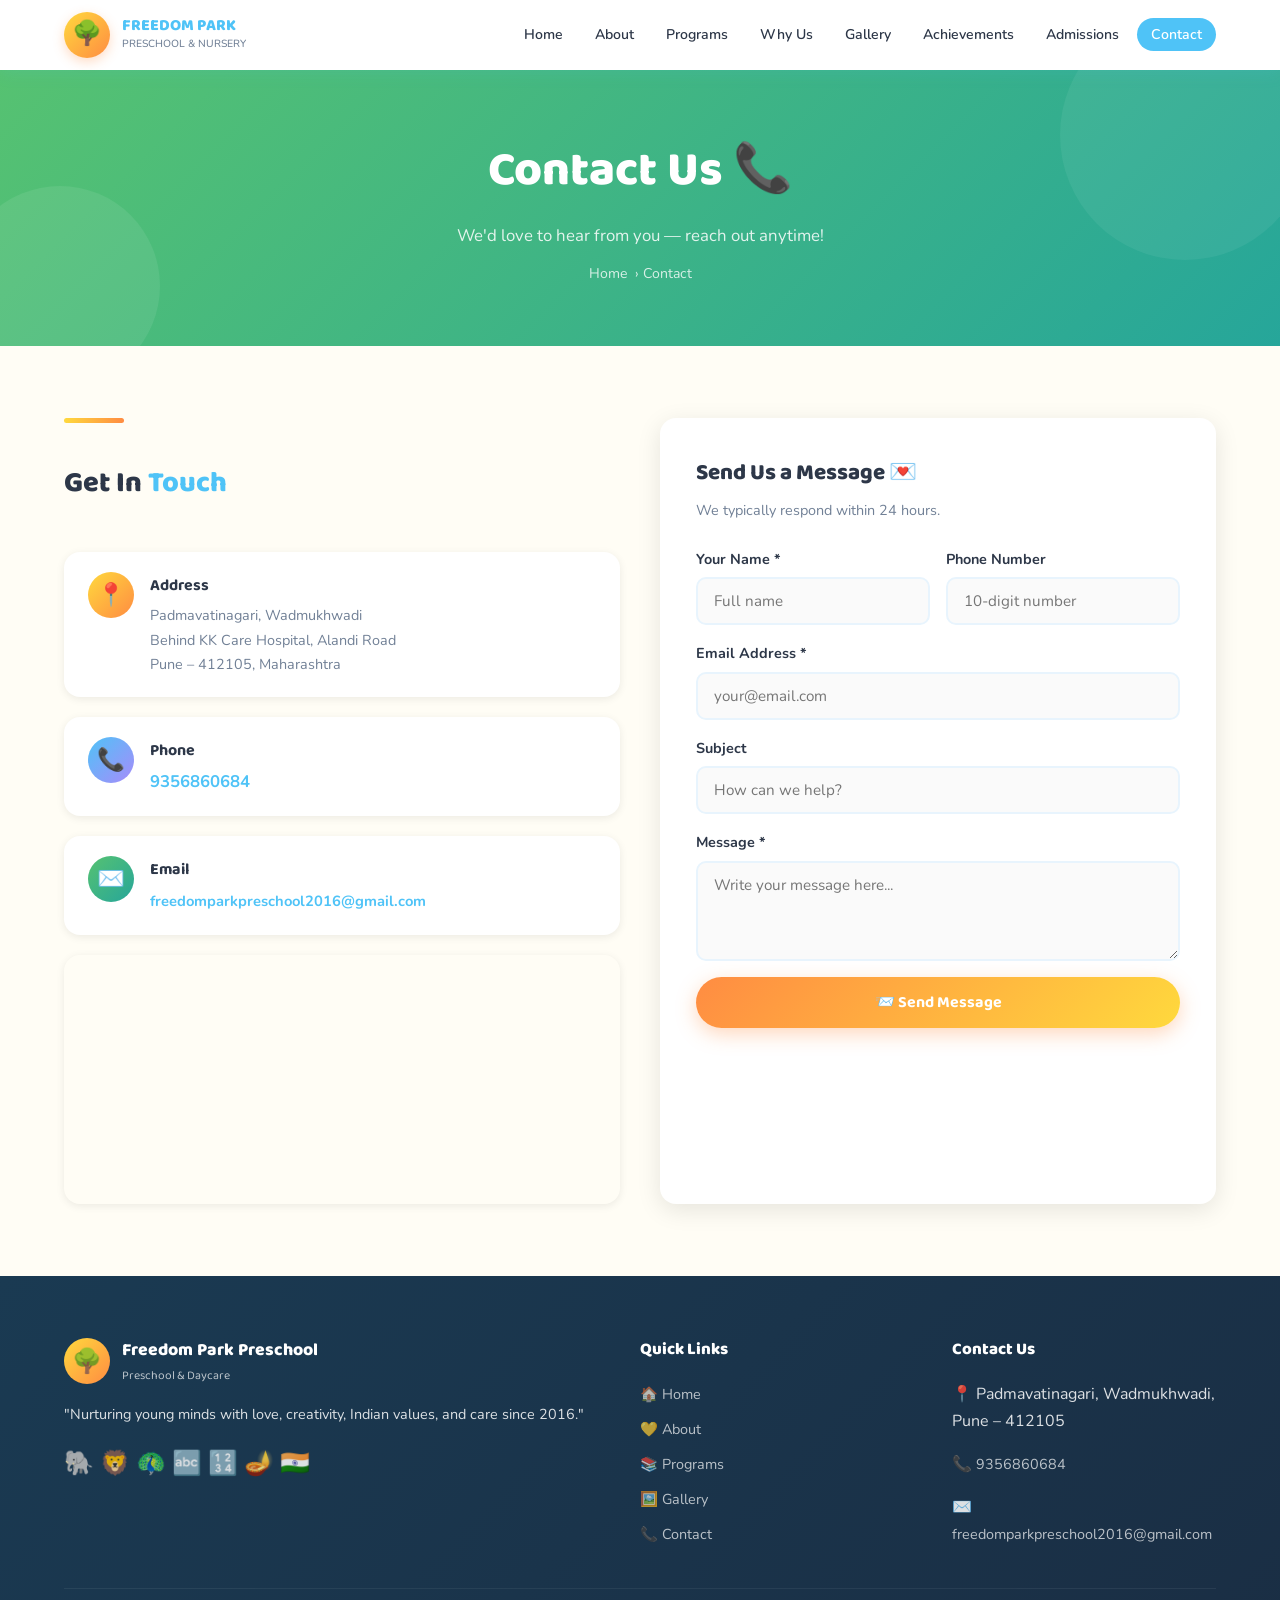
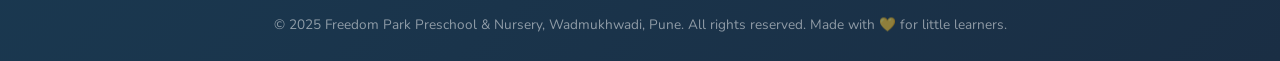
<file: freedom-park-preschool/contact.html>
<!DOCTYPE html>
<html lang="en">
<head>
  <meta charset="UTF-8" />
  <meta name="viewport" content="width=device-width, initial-scale=1.0" />
  <title>Contact Us – Freedom Park Preschool & Nursery</title>
  <link rel="stylesheet" href="css/style.css" />
</head>
<body>

<div id="nav-placeholder"></div>

<div class="page-header" style="background:linear-gradient(135deg,#56C271 0%,#26A69A 100%)">
  <h1>Contact Us 📞</h1>
  <p>We'd love to hear from you — reach out anytime!</p>
  <div class="breadcrumb"><a href="index.html">Home</a> › Contact</div>
</div>

<section class="section animate-up">
  <div class="contact-grid">

    <!-- Info + Map -->
    <div class="contact-info animate-up">
      <div class="divider" style="margin:0 0 16px"></div>
      <h2 class="section-title" style="text-align:left;font-size:1.8rem;margin-bottom:24px">Get In <span>Touch</span></h2>

      <div class="contact-item">
        <div class="contact-icon ci-1">📍</div>
        <div>
          <strong style="font-family:var(--font-head);font-size:1rem">Address</strong>
          <p style="color:var(--muted);font-size:0.9rem;margin-top:4px">Padmavatinagari, Wadmukhwadi<br>Behind KK Care Hospital, Alandi Road<br>Pune – 412105, Maharashtra</p>
        </div>
      </div>

      <div class="contact-item">
        <div class="contact-icon ci-2">📞</div>
        <div>
          <strong style="font-family:var(--font-head);font-size:1rem">Phone</strong>
          <p style="margin-top:4px"><a href="tel:9356860684" style="color:var(--sky);font-weight:700;font-size:1.05rem">9356860684</a></p>
        </div>
      </div>

      <div class="contact-item">
        <div class="contact-icon ci-3">✉️</div>
        <div>
          <strong style="font-family:var(--font-head);font-size:1rem">Email</strong>
          <p style="margin-top:4px"><a href="mailto:freedomparkpreschool2016@gmail.com" style="color:var(--sky);font-weight:700;font-size:0.92rem;word-break:break-all">freedomparkpreschool2016@gmail.com</a></p>
        </div>
      </div>

      <!-- Google Map -->
      <div style="border-radius:var(--radius);overflow:hidden;box-shadow:var(--shadow-sm)">
        <iframe
          class="map-iframe"
          src="https://www.google.com/maps/embed?pb=!1m18!1m12!1m3!1d30206.697148127547!2d73.87!3d18.69!2m3!1f0!2f0!3f0!3m2!1i1024!2i768!4f13.1!3m3!1m2!1s0x3bc2b9d0d0d0d0d0%3A0x1!2sWadmukhwadi%2C+Pune%2C+Maharashtra!5e0!3m2!1sen!2sin!4v1700000000000!5m2!1sen!2sin"
          allowfullscreen=""
          loading="lazy"
          referrerpolicy="no-referrer-when-downgrade"
          style="width:100%;height:220px;border:none"
          title="Freedom Park Preschool Location"
        ></iframe>
      </div>
    </div>

    <!-- Contact Form -->
    <div class="contact-form animate-up" style="animation-delay:0.15s">
      <h3 style="font-family:var(--font-head);font-weight:800;font-size:1.4rem;margin-bottom:6px">Send Us a Message 💌</h3>
      <p style="color:var(--muted);font-size:0.9rem;margin-bottom:24px">We typically respond within 24 hours.</p>
      <form id="contact-form">
        <div class="form-row">
          <div class="form-group">
            <label>Your Name *</label>
            <input type="text" placeholder="Full name" required />
          </div>
          <div class="form-group">
            <label>Phone Number</label>
            <input type="tel" placeholder="10-digit number" />
          </div>
        </div>
        <div class="form-group">
          <label>Email Address *</label>
          <input type="email" placeholder="your@email.com" required />
        </div>
        <div class="form-group">
          <label>Subject</label>
          <input type="text" placeholder="How can we help?" />
        </div>
        <div class="form-group">
          <label>Message *</label>
          <textarea placeholder="Write your message here..." required></textarea>
        </div>
        <button type="submit" class="btn btn-primary" style="width:100%;justify-content:center">📨 Send Message</button>
      </form>
    </div>
  </div>
</section>

<div id="footer-placeholder"></div>
<script src="js/components.js"></script>
<script src="js/script.js"></script>
</body>
</html>
</file>
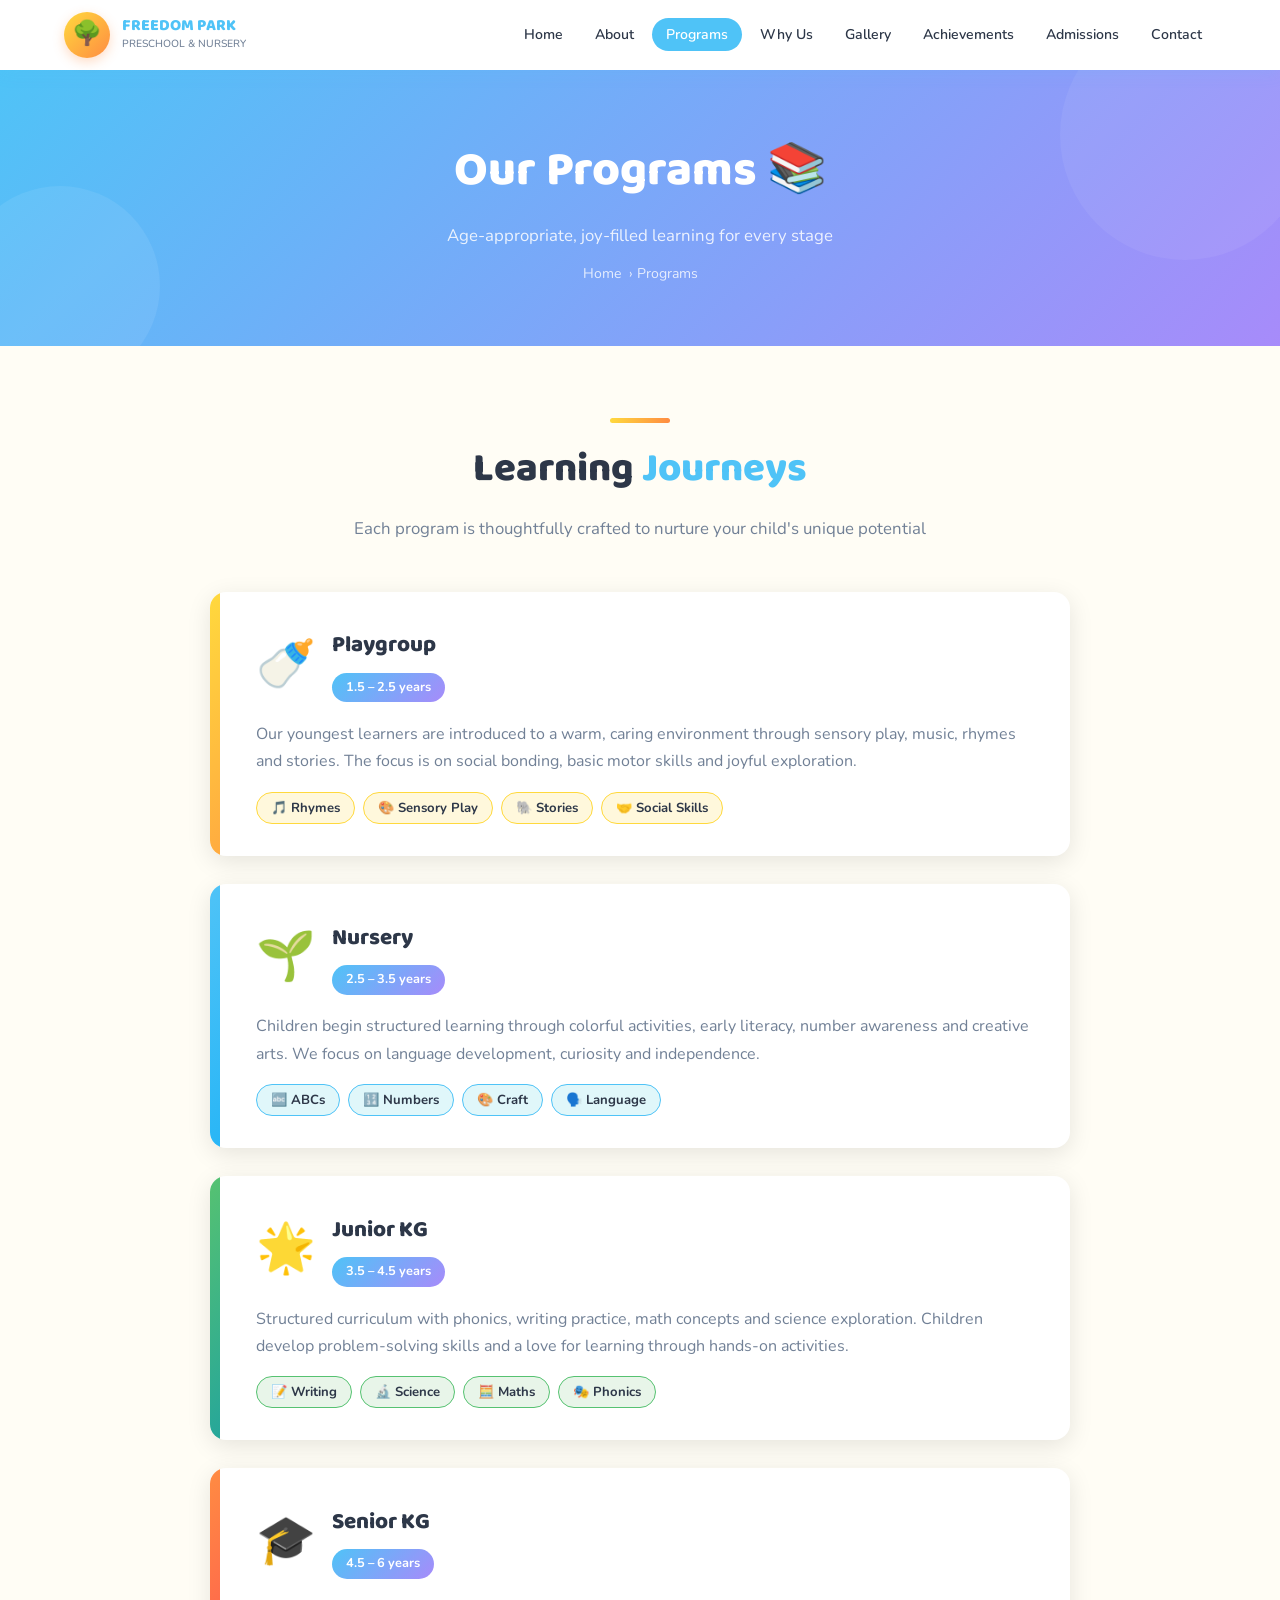
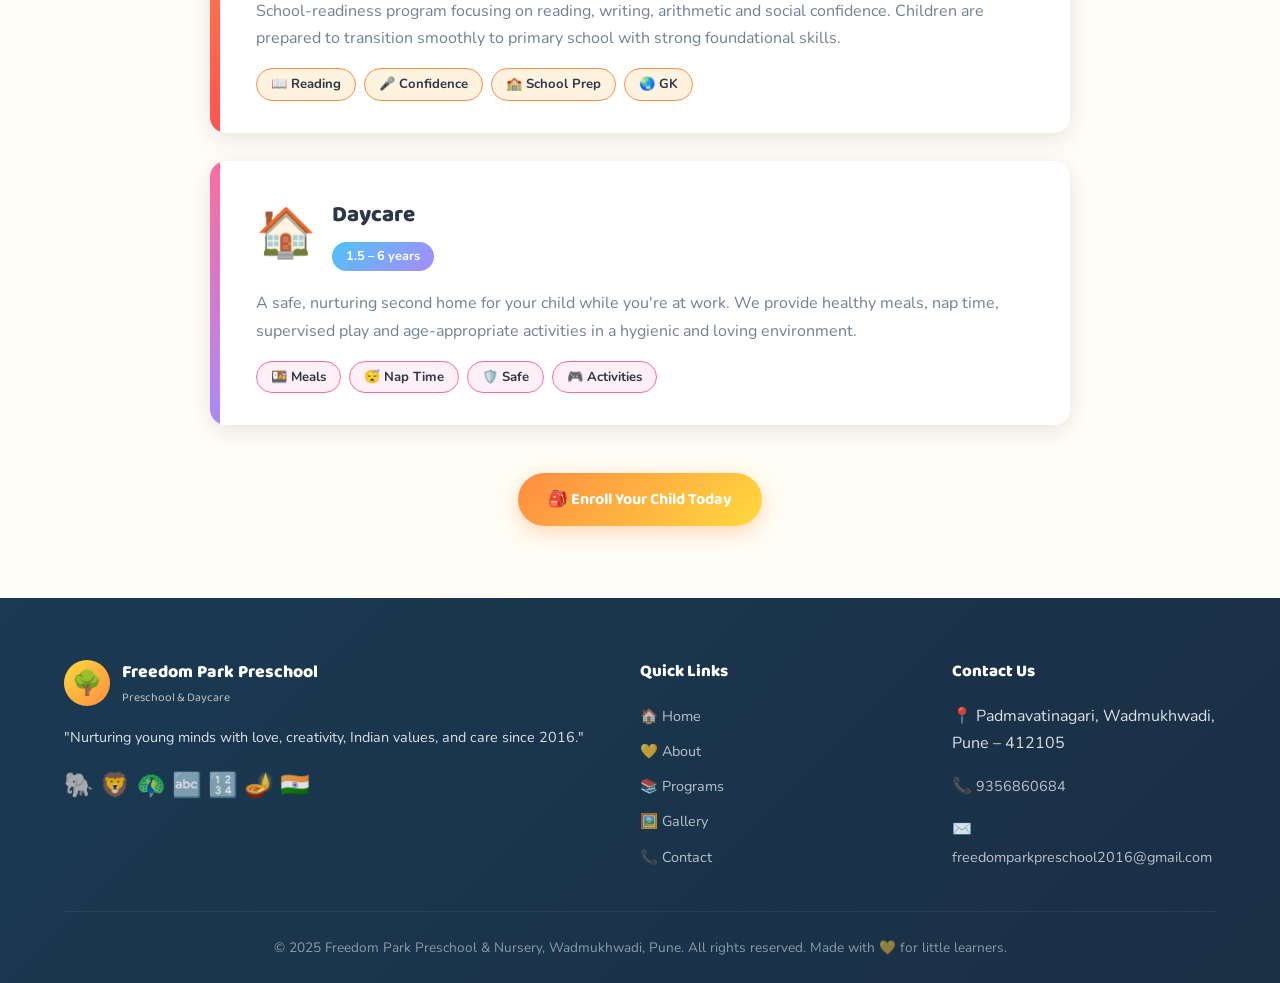
<file: freedom-park-preschool/programs.html>
<!DOCTYPE html>
<html lang="en">
<head>
  <meta charset="UTF-8" />
  <meta name="viewport" content="width=device-width, initial-scale=1.0" />
  <title>Programs – Freedom Park Preschool & Nursery</title>
  <link rel="stylesheet" href="css/style.css" />
</head>
<body>

<div id="nav-placeholder"></div>

<div class="page-header">
  <h1>Our Programs 📚</h1>
  <p>Age-appropriate, joy-filled learning for every stage</p>
  <div class="breadcrumb"><a href="index.html">Home</a> › Programs</div>
</div>

<section class="section animate-up">
  <div class="divider"></div>
  <h2 class="section-title">Learning <span>Journeys</span></h2>
  <p class="section-sub">Each program is thoughtfully crafted to nurture your child's unique potential</p>

  <!-- Program Cards (expanded) -->
  <div style="display:flex;flex-direction:column;gap:28px;max-width:860px;margin:0 auto">

    <div style="display:grid;grid-template-columns:auto 1fr;gap:0;background:var(--card-bg);border-radius:var(--radius);overflow:hidden;box-shadow:var(--shadow-md);" class="animate-up">
      <div style="background:linear-gradient(135deg,#FFD93D,#FFAB40);width:10px;"></div>
      <div style="padding:32px 36px">
        <div style="display:flex;align-items:center;gap:16px;margin-bottom:16px">
          <span style="font-size:3rem">🍼</span>
          <div>
            <h3 style="font-family:var(--font-head);font-weight:800;font-size:1.4rem">Playgroup</h3>
            <div class="program-age">1.5 – 2.5 years</div>
          </div>
        </div>
        <p style="color:var(--muted)">Our youngest learners are introduced to a warm, caring environment through sensory play, music, rhymes and stories. The focus is on social bonding, basic motor skills and joyful exploration.</p>
        <div style="display:flex;flex-wrap:wrap;gap:8px;margin-top:16px">
          <span style="background:#FFF8DC;border:1.5px solid #FFD93D;border-radius:50px;padding:4px 14px;font-size:0.82rem;font-weight:700">🎵 Rhymes</span>
          <span style="background:#FFF8DC;border:1.5px solid #FFD93D;border-radius:50px;padding:4px 14px;font-size:0.82rem;font-weight:700">🎨 Sensory Play</span>
          <span style="background:#FFF8DC;border:1.5px solid #FFD93D;border-radius:50px;padding:4px 14px;font-size:0.82rem;font-weight:700">🐘 Stories</span>
          <span style="background:#FFF8DC;border:1.5px solid #FFD93D;border-radius:50px;padding:4px 14px;font-size:0.82rem;font-weight:700">🤝 Social Skills</span>
        </div>
      </div>
    </div>

    <div style="display:grid;grid-template-columns:auto 1fr;gap:0;background:var(--card-bg);border-radius:var(--radius);overflow:hidden;box-shadow:var(--shadow-md);" class="animate-up">
      <div style="background:linear-gradient(135deg,#4FC3F7,#29B6F6);width:10px;"></div>
      <div style="padding:32px 36px">
        <div style="display:flex;align-items:center;gap:16px;margin-bottom:16px">
          <span style="font-size:3rem">🌱</span>
          <div>
            <h3 style="font-family:var(--font-head);font-weight:800;font-size:1.4rem">Nursery</h3>
            <div class="program-age">2.5 – 3.5 years</div>
          </div>
        </div>
        <p style="color:var(--muted)">Children begin structured learning through colorful activities, early literacy, number awareness and creative arts. We focus on language development, curiosity and independence.</p>
        <div style="display:flex;flex-wrap:wrap;gap:8px;margin-top:16px">
          <span style="background:#E0F7FA;border:1.5px solid #4FC3F7;border-radius:50px;padding:4px 14px;font-size:0.82rem;font-weight:700">🔤 ABCs</span>
          <span style="background:#E0F7FA;border:1.5px solid #4FC3F7;border-radius:50px;padding:4px 14px;font-size:0.82rem;font-weight:700">🔢 Numbers</span>
          <span style="background:#E0F7FA;border:1.5px solid #4FC3F7;border-radius:50px;padding:4px 14px;font-size:0.82rem;font-weight:700">🎨 Craft</span>
          <span style="background:#E0F7FA;border:1.5px solid #4FC3F7;border-radius:50px;padding:4px 14px;font-size:0.82rem;font-weight:700">🗣️ Language</span>
        </div>
      </div>
    </div>

    <div style="display:grid;grid-template-columns:auto 1fr;gap:0;background:var(--card-bg);border-radius:var(--radius);overflow:hidden;box-shadow:var(--shadow-md);" class="animate-up">
      <div style="background:linear-gradient(135deg,#56C271,#26A69A);width:10px;"></div>
      <div style="padding:32px 36px">
        <div style="display:flex;align-items:center;gap:16px;margin-bottom:16px">
          <span style="font-size:3rem">🌟</span>
          <div>
            <h3 style="font-family:var(--font-head);font-weight:800;font-size:1.4rem">Junior KG</h3>
            <div class="program-age">3.5 – 4.5 years</div>
          </div>
        </div>
        <p style="color:var(--muted)">Structured curriculum with phonics, writing practice, math concepts and science exploration. Children develop problem-solving skills and a love for learning through hands-on activities.</p>
        <div style="display:flex;flex-wrap:wrap;gap:8px;margin-top:16px">
          <span style="background:#E8F5E9;border:1.5px solid #56C271;border-radius:50px;padding:4px 14px;font-size:0.82rem;font-weight:700">📝 Writing</span>
          <span style="background:#E8F5E9;border:1.5px solid #56C271;border-radius:50px;padding:4px 14px;font-size:0.82rem;font-weight:700">🔬 Science</span>
          <span style="background:#E8F5E9;border:1.5px solid #56C271;border-radius:50px;padding:4px 14px;font-size:0.82rem;font-weight:700">🧮 Maths</span>
          <span style="background:#E8F5E9;border:1.5px solid #56C271;border-radius:50px;padding:4px 14px;font-size:0.82rem;font-weight:700">🎭 Phonics</span>
        </div>
      </div>
    </div>

    <div style="display:grid;grid-template-columns:auto 1fr;gap:0;background:var(--card-bg);border-radius:var(--radius);overflow:hidden;box-shadow:var(--shadow-md);" class="animate-up">
      <div style="background:linear-gradient(135deg,#FF8C42,#FF5252);width:10px;"></div>
      <div style="padding:32px 36px">
        <div style="display:flex;align-items:center;gap:16px;margin-bottom:16px">
          <span style="font-size:3rem">🎓</span>
          <div>
            <h3 style="font-family:var(--font-head);font-weight:800;font-size:1.4rem">Senior KG</h3>
            <div class="program-age">4.5 – 6 years</div>
          </div>
        </div>
        <p style="color:var(--muted)">School-readiness program focusing on reading, writing, arithmetic and social confidence. Children are prepared to transition smoothly to primary school with strong foundational skills.</p>
        <div style="display:flex;flex-wrap:wrap;gap:8px;margin-top:16px">
          <span style="background:#FFF3E0;border:1.5px solid #FF8C42;border-radius:50px;padding:4px 14px;font-size:0.82rem;font-weight:700">📖 Reading</span>
          <span style="background:#FFF3E0;border:1.5px solid #FF8C42;border-radius:50px;padding:4px 14px;font-size:0.82rem;font-weight:700">🎤 Confidence</span>
          <span style="background:#FFF3E0;border:1.5px solid #FF8C42;border-radius:50px;padding:4px 14px;font-size:0.82rem;font-weight:700">🏫 School Prep</span>
          <span style="background:#FFF3E0;border:1.5px solid #FF8C42;border-radius:50px;padding:4px 14px;font-size:0.82rem;font-weight:700">🌏 GK</span>
        </div>
      </div>
    </div>

    <div style="display:grid;grid-template-columns:auto 1fr;gap:0;background:var(--card-bg);border-radius:var(--radius);overflow:hidden;box-shadow:var(--shadow-md);" class="animate-up">
      <div style="background:linear-gradient(135deg,#FF6B9D,#A78BFA);width:10px;"></div>
      <div style="padding:32px 36px">
        <div style="display:flex;align-items:center;gap:16px;margin-bottom:16px">
          <span style="font-size:3rem">🏠</span>
          <div>
            <h3 style="font-family:var(--font-head);font-weight:800;font-size:1.4rem">Daycare</h3>
            <div class="program-age">1.5 – 6 years</div>
          </div>
        </div>
        <p style="color:var(--muted)">A safe, nurturing second home for your child while you're at work. We provide healthy meals, nap time, supervised play and age-appropriate activities in a hygienic and loving environment.</p>
        <div style="display:flex;flex-wrap:wrap;gap:8px;margin-top:16px">
          <span style="background:#FFF0F7;border:1.5px solid #FF6B9D;border-radius:50px;padding:4px 14px;font-size:0.82rem;font-weight:700">🍱 Meals</span>
          <span style="background:#FFF0F7;border:1.5px solid #FF6B9D;border-radius:50px;padding:4px 14px;font-size:0.82rem;font-weight:700">😴 Nap Time</span>
          <span style="background:#FFF0F7;border:1.5px solid #FF6B9D;border-radius:50px;padding:4px 14px;font-size:0.82rem;font-weight:700">🛡️ Safe</span>
          <span style="background:#FFF0F7;border:1.5px solid #FF6B9D;border-radius:50px;padding:4px 14px;font-size:0.82rem;font-weight:700">🎮 Activities</span>
        </div>
      </div>
    </div>

  </div>

  <div style="text-align:center;margin-top:48px">
    <a href="admissions.html" class="btn btn-primary">🎒 Enroll Your Child Today</a>
  </div>
</section>

<div id="footer-placeholder"></div>
<script src="js/components.js"></script>
<script src="js/script.js"></script>
</body>
</html>
</file>
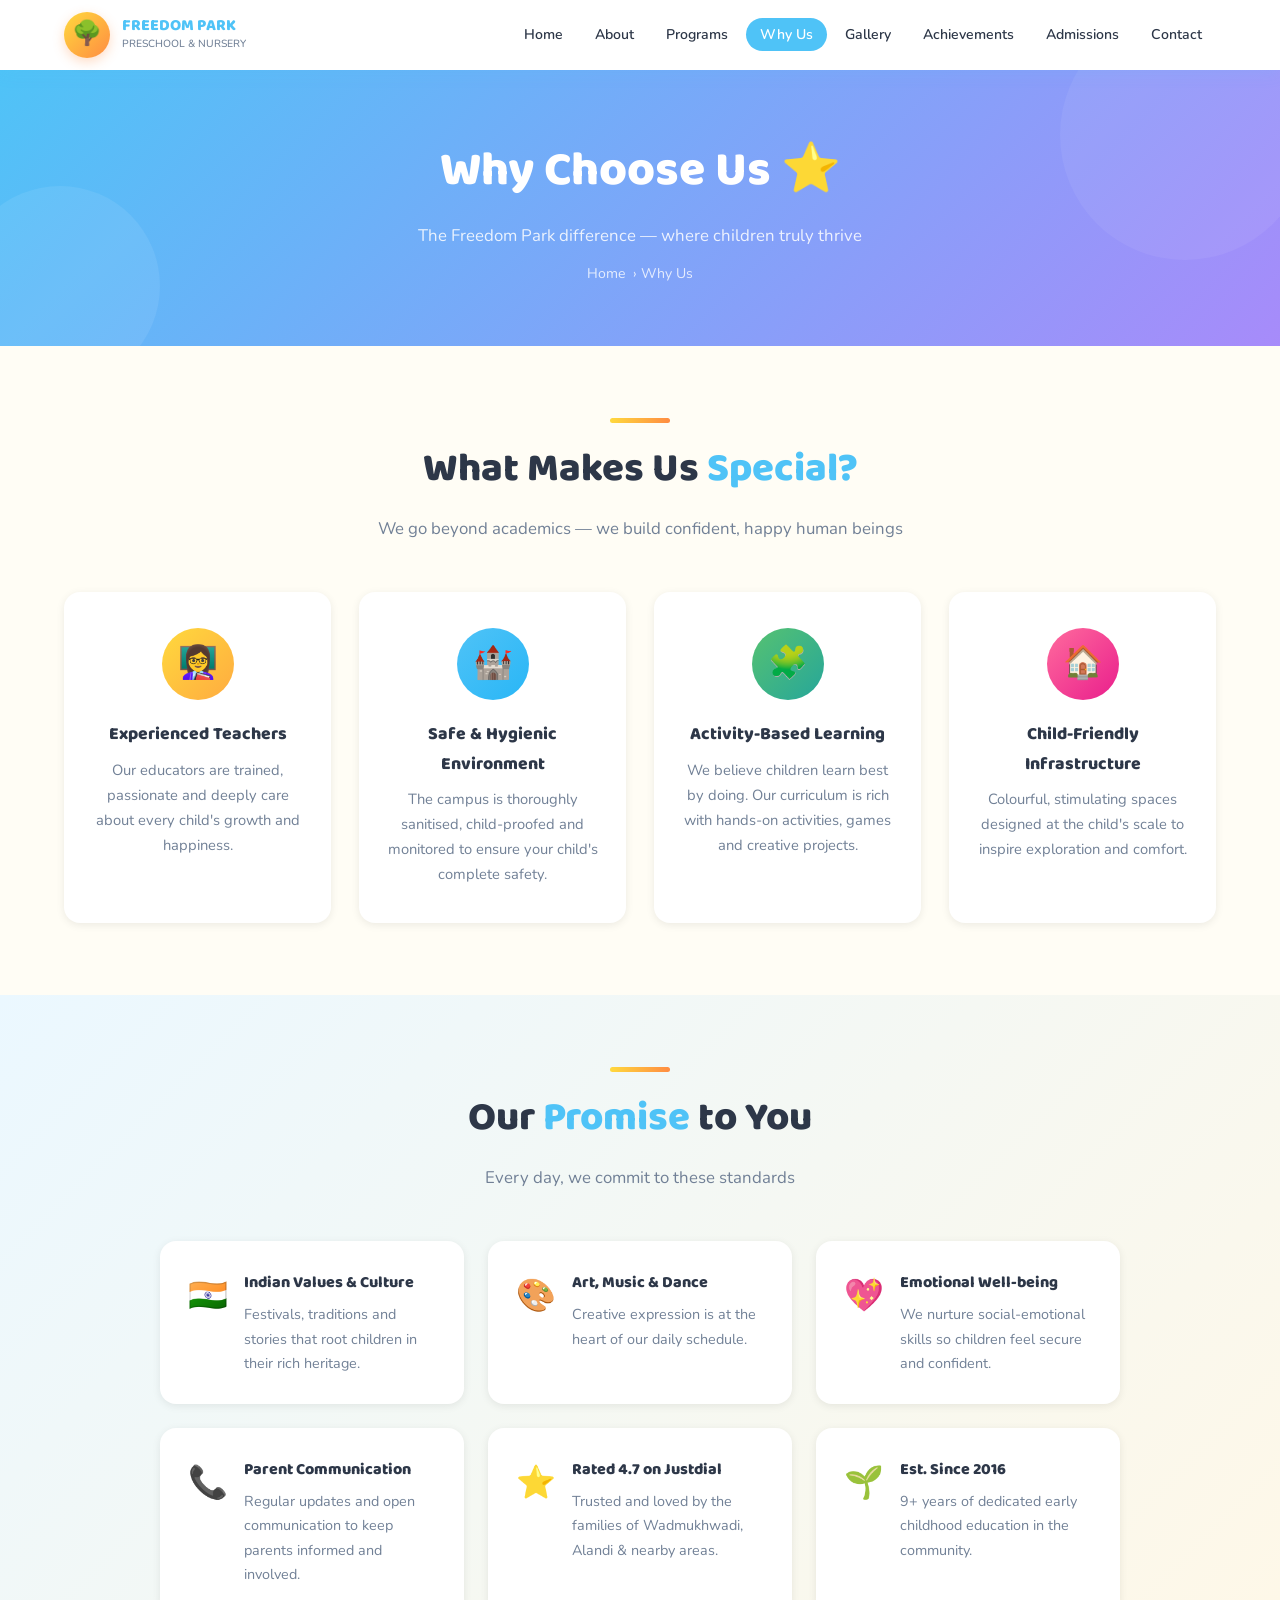
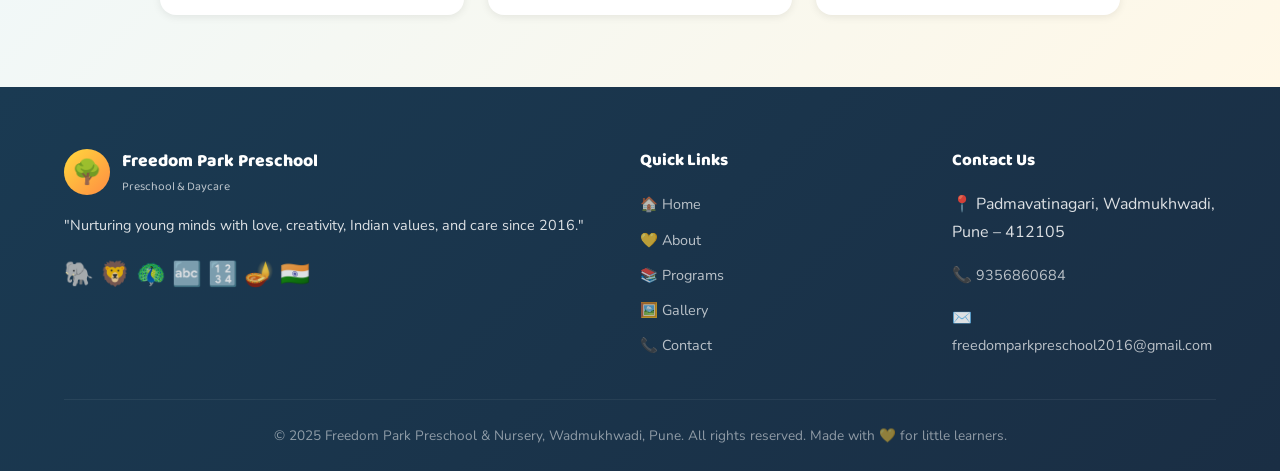
<file: freedom-park-preschool/whyus.html>
<!DOCTYPE html>
<html lang="en">
<head>
  <meta charset="UTF-8" />
  <meta name="viewport" content="width=device-width, initial-scale=1.0" />
  <title>Why Choose Us – Freedom Park Preschool & Nursery</title>
  <link rel="stylesheet" href="css/style.css" />
</head>
<body>

<div id="nav-placeholder"></div>

<div class="page-header">
  <h1>Why Choose Us ⭐</h1>
  <p>The Freedom Park difference — where children truly thrive</p>
  <div class="breadcrumb"><a href="index.html">Home</a> › Why Us</div>
</div>

<section class="section animate-up">
  <div class="divider"></div>
  <h2 class="section-title">What Makes Us <span>Special?</span></h2>
  <p class="section-sub">We go beyond academics — we build confident, happy human beings</p>
  <div class="why-grid">
    <div class="why-card animate-up">
      <div class="why-icon">👩‍🏫</div>
      <h3>Experienced Teachers</h3>
      <p style="color:var(--muted);font-size:0.92rem">Our educators are trained, passionate and deeply care about every child's growth and happiness.</p>
    </div>
    <div class="why-card animate-up">
      <div class="why-icon">🏰</div>
      <h3>Safe &amp; Hygienic Environment</h3>
      <p style="color:var(--muted);font-size:0.92rem">The campus is thoroughly sanitised, child-proofed and monitored to ensure your child's complete safety.</p>
    </div>
    <div class="why-card animate-up">
      <div class="why-icon">🧩</div>
      <h3>Activity-Based Learning</h3>
      <p style="color:var(--muted);font-size:0.92rem">We believe children learn best by doing. Our curriculum is rich with hands-on activities, games and creative projects.</p>
    </div>
    <div class="why-card animate-up">
      <div class="why-icon">🏠</div>
      <h3>Child-Friendly Infrastructure</h3>
      <p style="color:var(--muted);font-size:0.92rem">Colourful, stimulating spaces designed at the child's scale to inspire exploration and comfort.</p>
    </div>
  </div>
</section>

<!-- Extra highlights -->
<section class="section section-alt animate-up">
  <div class="divider"></div>
  <h2 class="section-title">Our <span>Promise</span> to You</h2>
  <p class="section-sub">Every day, we commit to these standards</p>
  <div style="display:grid;grid-template-columns:repeat(auto-fit,minmax(260px,1fr));gap:24px;max-width:960px;margin:0 auto">
    <div style="background:var(--card-bg);border-radius:var(--radius);padding:28px;box-shadow:var(--shadow-sm);display:flex;align-items:flex-start;gap:16px;" class="animate-up">
      <span style="font-size:2rem">🇮🇳</span>
      <div><h4 style="font-family:var(--font-head);font-weight:800;margin-bottom:6px">Indian Values &amp; Culture</h4><p style="color:var(--muted);font-size:0.9rem">Festivals, traditions and stories that root children in their rich heritage.</p></div>
    </div>
    <div style="background:var(--card-bg);border-radius:var(--radius);padding:28px;box-shadow:var(--shadow-sm);display:flex;align-items:flex-start;gap:16px;" class="animate-up">
      <span style="font-size:2rem">🎨</span>
      <div><h4 style="font-family:var(--font-head);font-weight:800;margin-bottom:6px">Art, Music &amp; Dance</h4><p style="color:var(--muted);font-size:0.9rem">Creative expression is at the heart of our daily schedule.</p></div>
    </div>
    <div style="background:var(--card-bg);border-radius:var(--radius);padding:28px;box-shadow:var(--shadow-sm);display:flex;align-items:flex-start;gap:16px;" class="animate-up">
      <span style="font-size:2rem">💖</span>
      <div><h4 style="font-family:var(--font-head);font-weight:800;margin-bottom:6px">Emotional Well-being</h4><p style="color:var(--muted);font-size:0.9rem">We nurture social-emotional skills so children feel secure and confident.</p></div>
    </div>
    <div style="background:var(--card-bg);border-radius:var(--radius);padding:28px;box-shadow:var(--shadow-sm);display:flex;align-items:flex-start;gap:16px;" class="animate-up">
      <span style="font-size:2rem">📞</span>
      <div><h4 style="font-family:var(--font-head);font-weight:800;margin-bottom:6px">Parent Communication</h4><p style="color:var(--muted);font-size:0.9rem">Regular updates and open communication to keep parents informed and involved.</p></div>
    </div>
    <div style="background:var(--card-bg);border-radius:var(--radius);padding:28px;box-shadow:var(--shadow-sm);display:flex;align-items:flex-start;gap:16px;" class="animate-up">
      <span style="font-size:2rem">⭐</span>
      <div><h4 style="font-family:var(--font-head);font-weight:800;margin-bottom:6px">Rated 4.7 on Justdial</h4><p style="color:var(--muted);font-size:0.9rem">Trusted and loved by the families of Wadmukhwadi, Alandi &amp; nearby areas.</p></div>
    </div>
    <div style="background:var(--card-bg);border-radius:var(--radius);padding:28px;box-shadow:var(--shadow-sm);display:flex;align-items:flex-start;gap:16px;" class="animate-up">
      <span style="font-size:2rem">🌱</span>
      <div><h4 style="font-family:var(--font-head);font-weight:800;margin-bottom:6px">Est. Since 2016</h4><p style="color:var(--muted);font-size:0.9rem">9+ years of dedicated early childhood education in the community.</p></div>
    </div>
  </div>
</section>

<div id="footer-placeholder"></div>
<script src="js/components.js"></script>
<script src="js/script.js"></script>
</body>
</html>
</file>
<file: freedom-park-preschool/css/style.css>
/* ===== FREEDOM PARK PRESCHOOL — GLOBAL STYLES ===== */

@import url('https://fonts.googleapis.com/css2?family=Baloo+2:wght@400;500;600;700;800&family=Nunito:wght@400;500;600;700;800&display=swap');

:root {
  --yellow:   #FFD93D;
  --sky:      #4FC3F7;
  --green:    #56C271;
  --orange:   #FF8C42;
  --pink:     #FF6B9D;
  --purple:   #A78BFA;
  --red:      #FF5252;
  --white:    #FFFFFF;
  --light-bg: #FFFDF5;
  --card-bg:  #FFFFFF;
  --text:     #2D3748;
  --muted:    #718096;
  --border:   #E8F4FD;

  --font-head: 'Baloo 2', cursive;
  --font-body: 'Nunito', sans-serif;

  --shadow-sm: 0 2px 8px rgba(0,0,0,0.08);
  --shadow-md: 0 6px 24px rgba(0,0,0,0.10);
  --shadow-lg: 0 12px 40px rgba(0,0,0,0.14);

  --radius:    16px;
  --radius-sm: 10px;
  --radius-xl: 32px;
}

/* RESET */
*, *::before, *::after { box-sizing: border-box; margin: 0; padding: 0; }
html { scroll-behavior: smooth; }
body {
  font-family: var(--font-body);
  color: var(--text);
  background: var(--light-bg);
  overflow-x: hidden;
  line-height: 1.7;
}
a { text-decoration: none; color: inherit; }
img { max-width: 100%; display: block; }
ul { list-style: none; }

/* ===== NAVBAR ===== */
.navbar {
  position: sticky;
  top: 0;
  z-index: 1000;
  background: var(--white);
  box-shadow: 0 2px 16px rgba(79,195,247,0.15);
  padding: 0 5%;
  display: flex;
  align-items: center;
  justify-content: space-between;
  height: 70px;
}

.nav-logo {
  display: flex;
  align-items: center;
  gap: 12px;
  font-family: var(--font-head);
  font-weight: 800;
  font-size: 1.2rem;
  color: var(--sky);
  white-space: nowrap;
}
.nav-logo .logo-icon {
  width: 46px;
  height: 46px;
  background: linear-gradient(135deg, var(--yellow), var(--orange));
  border-radius: 50%;
  display: flex;
  align-items: center;
  justify-content: center;
  font-size: 1.5rem;
  box-shadow: 0 4px 12px rgba(255,140,66,0.3);
  flex-shrink: 0;
}
.nav-logo span { color: var(--orange); }

.nav-links {
  display: flex;
  gap: 4px;
  align-items: center;
}
.nav-links a {
  font-weight: 600;
  font-size: 0.88rem;
  padding: 7px 14px;
  border-radius: 50px;
  color: var(--text);
  transition: all 0.25s;
  white-space: nowrap;
}
.nav-links a:hover, .nav-links a.active {
  background: var(--sky);
  color: var(--white);
}

.hamburger {
  display: none;
  flex-direction: column;
  gap: 5px;
  cursor: pointer;
  background: none;
  border: none;
  padding: 4px;
}
.hamburger span {
  display: block;
  width: 26px;
  height: 3px;
  background: var(--sky);
  border-radius: 4px;
  transition: all 0.3s;
}
.hamburger.open span:nth-child(1) { transform: translateY(8px) rotate(45deg); }
.hamburger.open span:nth-child(2) { opacity: 0; }
.hamburger.open span:nth-child(3) { transform: translateY(-8px) rotate(-45deg); }

/* ===== SECTION SHARED ===== */
.section { padding: 72px 5%; }
.section-alt { background: linear-gradient(135deg, #EBF8FF 0%, #FFF8E7 100%); }

.section-title {
  font-family: var(--font-head);
  font-size: clamp(1.7rem, 4vw, 2.5rem);
  font-weight: 800;
  text-align: center;
  margin-bottom: 12px;
  color: var(--text);
}
.section-title span { color: var(--sky); }
.section-sub {
  text-align: center;
  color: var(--muted);
  font-size: 1.05rem;
  margin-bottom: 48px;
}
.divider {
  width: 60px;
  height: 5px;
  border-radius: 10px;
  background: linear-gradient(90deg, var(--yellow), var(--orange));
  margin: 0 auto 12px;
}

/* ===== BUTTONS ===== */
.btn {
  display: inline-flex;
  align-items: center;
  gap: 8px;
  font-family: var(--font-head);
  font-weight: 700;
  font-size: 1rem;
  padding: 13px 30px;
  border-radius: 50px;
  border: none;
  cursor: pointer;
  transition: all 0.3s;
  text-decoration: none;
}
.btn-primary {
  background: linear-gradient(135deg, var(--orange), var(--yellow));
  color: var(--white);
  box-shadow: 0 6px 20px rgba(255,140,66,0.35);
}
.btn-primary:hover {
  transform: translateY(-3px);
  box-shadow: 0 10px 28px rgba(255,140,66,0.45);
}
.btn-outline {
  background: transparent;
  border: 2.5px solid var(--sky);
  color: var(--sky);
}
.btn-outline:hover {
  background: var(--sky);
  color: var(--white);
  transform: translateY(-3px);
}

/* ===== CARDS ===== */
.card {
  background: var(--card-bg);
  border-radius: var(--radius);
  padding: 28px 24px;
  box-shadow: var(--shadow-sm);
  transition: all 0.3s;
}
.card:hover {
  transform: translateY(-6px);
  box-shadow: var(--shadow-md);
}

/* ===== TICKER BANNER ===== */
.ticker-wrap {
  background: linear-gradient(135deg, var(--sky), var(--purple));
  color: var(--white);
  padding: 10px 0;
  overflow: hidden;
  white-space: nowrap;
}
.ticker-inner {
  display: inline-block;
  animation: ticker 30s linear infinite;
  font-family: var(--font-head);
  font-weight: 600;
  font-size: 0.95rem;
  padding-left: 100%;
}
@keyframes ticker { 0% { transform: translateX(0); } 100% { transform: translateX(-50%); } }

/* ===== HERO ===== */
.hero {
  background: linear-gradient(135deg, #FFF8E1 0%, #E0F7FA 50%, #F3E5F5 100%);
  padding: 80px 5% 60px;
  display: flex;
  align-items: center;
  gap: 48px;
  min-height: calc(100vh - 70px);
  position: relative;
  overflow: hidden;
}
.hero::before {
  content: '';
  position: absolute;
  top: -80px; right: -80px;
  width: 400px; height: 400px;
  border-radius: 50%;
  background: radial-gradient(circle, rgba(255,217,61,0.25), transparent 70%);
  pointer-events: none;
}
.hero::after {
  content: '';
  position: absolute;
  bottom: -60px; left: -60px;
  width: 300px; height: 300px;
  border-radius: 50%;
  background: radial-gradient(circle, rgba(79,195,247,0.2), transparent 70%);
  pointer-events: none;
}
.hero-content { flex: 1; z-index: 1; animation: fadeInUp 0.8s ease both; }
.hero-art { flex: 1; z-index: 1; display: flex; flex-direction: column; align-items: center; gap: 20px; animation: fadeInRight 0.8s ease both; }

.hero-badge {
  display: inline-flex;
  align-items: center;
  gap: 8px;
  background: linear-gradient(135deg, var(--green), #38D68A);
  color: var(--white);
  padding: 8px 20px;
  border-radius: 50px;
  font-weight: 700;
  font-size: 0.9rem;
  margin-bottom: 20px;
  animation: pulse 2s infinite;
}
@keyframes pulse {
  0%,100% { box-shadow: 0 0 0 0 rgba(86,194,113,0.4); }
  50% { box-shadow: 0 0 0 10px rgba(86,194,113,0); }
}

.hero h1 {
  font-family: var(--font-head);
  font-size: clamp(2rem, 5vw, 3.4rem);
  font-weight: 800;
  line-height: 1.2;
  margin-bottom: 16px;
  color: var(--text);
}
.hero h1 span { color: var(--orange); }
.hero h1 .sky { color: var(--sky); }

.hero p {
  font-size: 1.1rem;
  color: var(--muted);
  margin-bottom: 32px;
  max-width: 500px;
}
.hero-buttons { display: flex; gap: 16px; flex-wrap: wrap; }

/* Hero icon pills */
.hero-icons {
  display: flex;
  flex-wrap: wrap;
  gap: 10px;
  margin-top: 32px;
}
.icon-pill {
  display: flex;
  align-items: center;
  gap: 7px;
  background: var(--white);
  border-radius: 50px;
  padding: 8px 16px;
  font-size: 0.85rem;
  font-weight: 700;
  box-shadow: var(--shadow-sm);
  transition: transform 0.2s;
}
.icon-pill:hover { transform: scale(1.07); }

/* Big Mascot Circle */
.mascot-circle {
  width: 320px;
  height: 320px;
  border-radius: 50%;
  background: linear-gradient(135deg, var(--yellow) 0%, var(--orange) 100%);
  display: flex;
  align-items: center;
  justify-content: center;
  font-size: 9rem;
  box-shadow: 0 20px 60px rgba(255,140,66,0.25);
  animation: float 4s ease-in-out infinite;
}
@keyframes float { 0%,100% { transform: translateY(0); } 50% { transform: translateY(-18px); } }

.hero-chips {
  display: flex;
  flex-wrap: wrap;
  gap: 10px;
  justify-content: center;
  max-width: 340px;
}
.hero-chip {
  background: var(--white);
  border-radius: 50px;
  padding: 8px 16px;
  font-size: 0.82rem;
  font-weight: 700;
  box-shadow: var(--shadow-sm);
  border: 2px solid transparent;
}
.hero-chip:nth-child(odd) { border-color: var(--yellow); }
.hero-chip:nth-child(even) { border-color: var(--sky); }

/* ===== ABOUT ===== */
.about-grid {
  display: grid;
  grid-template-columns: 1fr 1fr;
  gap: 40px;
  align-items: start;
}
.values-grid {
  display: grid;
  grid-template-columns: 1fr 1fr;
  gap: 16px;
  margin-bottom: 32px;
}
.value-card {
  background: var(--card-bg);
  border-radius: var(--radius);
  padding: 20px;
  display: flex;
  align-items: center;
  gap: 12px;
  box-shadow: var(--shadow-sm);
  transition: transform 0.2s;
}
.value-card:hover { transform: translateY(-4px); }
.value-icon { font-size: 2rem; }
.value-card h4 {
  font-family: var(--font-head);
  font-weight: 700;
  font-size: 1rem;
  color: var(--text);
}

.about-info-block {
  background: linear-gradient(135deg, var(--sky) 0%, var(--purple) 100%);
  color: var(--white);
  border-radius: var(--radius-xl);
  padding: 40px;
}
.about-info-block h3 {
  font-family: var(--font-head);
  font-size: 1.4rem;
  font-weight: 800;
  margin-bottom: 16px;
}
.about-info-block p { opacity: 0.9; margin-bottom: 20px; }
.about-person {
  display: flex;
  align-items: center;
  gap: 14px;
  background: rgba(255,255,255,0.15);
  border-radius: var(--radius);
  padding: 14px 18px;
  margin-top: 12px;
}
.person-avatar {
  width: 48px; height: 48px;
  border-radius: 50%;
  background: rgba(255,255,255,0.3);
  display: flex;
  align-items: center;
  justify-content: center;
  font-size: 1.5rem;
}
.about-person strong { font-family: var(--font-head); font-size: 1rem; display: block; }
.about-person small { opacity: 0.8; }

/* ===== PROGRAMS ===== */
.programs-grid {
  display: grid;
  grid-template-columns: repeat(auto-fit, minmax(200px, 1fr));
  gap: 24px;
}
.program-card {
  background: var(--card-bg);
  border-radius: var(--radius);
  padding: 32px 24px;
  text-align: center;
  box-shadow: var(--shadow-sm);
  transition: all 0.3s;
  border-top: 5px solid transparent;
  position: relative;
  overflow: hidden;
}
.program-card::before {
  content: '';
  position: absolute;
  top: 0; left: 0; right: 0;
  height: 5px;
}
.program-card:nth-child(1)::before { background: var(--yellow); }
.program-card:nth-child(2)::before { background: var(--sky); }
.program-card:nth-child(3)::before { background: var(--green); }
.program-card:nth-child(4)::before { background: var(--orange); }
.program-card:nth-child(5)::before { background: var(--pink); }
.program-card:hover {
  transform: translateY(-8px);
  box-shadow: var(--shadow-md);
}
.program-emoji { font-size: 3rem; margin-bottom: 16px; }
.program-card h3 {
  font-family: var(--font-head);
  font-weight: 800;
  font-size: 1.2rem;
  margin-bottom: 8px;
}
.program-age {
  display: inline-block;
  background: linear-gradient(135deg, var(--sky), var(--purple));
  color: var(--white);
  padding: 4px 14px;
  border-radius: 50px;
  font-size: 0.8rem;
  font-weight: 700;
  margin-top: 8px;
}

/* ===== WHY US ===== */
.why-grid {
  display: grid;
  grid-template-columns: repeat(auto-fit, minmax(220px, 1fr));
  gap: 28px;
}
.why-card {
  text-align: center;
  background: var(--card-bg);
  border-radius: var(--radius);
  padding: 36px 24px;
  box-shadow: var(--shadow-sm);
  transition: all 0.3s;
}
.why-card:hover { transform: translateY(-8px); box-shadow: var(--shadow-md); }
.why-icon {
  width: 72px; height: 72px;
  border-radius: 50%;
  display: flex;
  align-items: center;
  justify-content: center;
  font-size: 2rem;
  margin: 0 auto 20px;
}
.why-card:nth-child(1) .why-icon { background: linear-gradient(135deg, #FFD93D, #FFAB40); }
.why-card:nth-child(2) .why-icon { background: linear-gradient(135deg, #4FC3F7, #29B6F6); }
.why-card:nth-child(3) .why-icon { background: linear-gradient(135deg, #56C271, #26A69A); }
.why-card:nth-child(4) .why-icon { background: linear-gradient(135deg, #FF6B9D, #E91E8C); }
.why-card h3 {
  font-family: var(--font-head);
  font-weight: 800;
  font-size: 1.1rem;
  margin-bottom: 8px;
}

/* ===== GALLERY SLIDER ===== */
.gallery-categories { display: flex; flex-wrap: wrap; gap: 10px; justify-content: center; margin-bottom: 36px; }
.cat-btn {
  padding: 8px 20px;
  border-radius: 50px;
  border: 2px solid var(--sky);
  background: transparent;
  color: var(--sky);
  font-family: var(--font-head);
  font-weight: 700;
  font-size: 0.9rem;
  cursor: pointer;
  transition: all 0.25s;
}
.cat-btn.active, .cat-btn:hover {
  background: var(--sky);
  color: var(--white);
}

.gallery-slider-wrap { position: relative; overflow: hidden; border-radius: var(--radius-xl); }
.gallery-slider { display: flex; transition: transform 0.45s ease; }
.gallery-slide {
  min-width: 100%;
  display: flex;
  gap: 16px;
  padding: 0 4px;
}
.gallery-img-box {
  flex: 1;
  aspect-ratio: 4/3;
  background: linear-gradient(135deg, var(--sky), var(--purple));
  border-radius: var(--radius);
  overflow: hidden;
  display: flex;
  align-items: center;
  justify-content: center;
  font-size: 4rem;
  position: relative;
  transition: transform 0.3s;
}
.gallery-img-box:hover { transform: scale(1.04); }
.gallery-img-label {
  position: absolute;
  bottom: 0; left: 0; right: 0;
  background: linear-gradient(transparent, rgba(0,0,0,0.55));
  color: var(--white);
  padding: 16px 12px 10px;
  font-family: var(--font-head);
  font-weight: 700;
  font-size: 0.95rem;
}

.slider-arrow {
  position: absolute;
  top: 50%;
  transform: translateY(-50%);
  width: 46px; height: 46px;
  border-radius: 50%;
  background: var(--white);
  box-shadow: var(--shadow-md);
  border: none;
  cursor: pointer;
  font-size: 1.3rem;
  display: flex;
  align-items: center;
  justify-content: center;
  z-index: 10;
  transition: all 0.2s;
}
.slider-arrow:hover { background: var(--sky); color: var(--white); }
.slider-arrow.prev { left: 10px; }
.slider-arrow.next { right: 10px; }

.slider-dots {
  display: flex;
  justify-content: center;
  gap: 8px;
  margin-top: 20px;
}
.dot {
  width: 10px; height: 10px;
  border-radius: 50%;
  background: var(--border);
  cursor: pointer;
  transition: all 0.3s;
  border: none;
}
.dot.active { background: var(--sky); width: 28px; border-radius: 10px; }

/* ===== ACHIEVEMENTS SLIDER ===== */
.ach-slider-wrap { position: relative; overflow: hidden; }
.ach-slider { display: flex; transition: transform 0.45s ease; }
.ach-slide {
  min-width: calc(33.33% - 16px);
  margin-right: 16px;
  flex-shrink: 0;
}
.ach-card {
  background: linear-gradient(135deg, var(--yellow), var(--orange));
  border-radius: var(--radius);
  padding: 40px 32px;
  text-align: center;
  box-shadow: var(--shadow-md);
  transition: transform 0.3s;
}
.ach-card:hover { transform: scale(1.03); }
.ach-card .trophy { font-size: 3.5rem; margin-bottom: 16px; }
.ach-card h3 {
  font-family: var(--font-head);
  font-weight: 800;
  font-size: 1.2rem;
  color: var(--white);
}

.ach-highlights {
  display: flex;
  justify-content: center;
  gap: 24px;
  flex-wrap: wrap;
  margin-top: 48px;
}
.highlight-pill {
  display: flex;
  align-items: center;
  gap: 10px;
  background: var(--white);
  border-radius: 50px;
  padding: 14px 24px;
  box-shadow: var(--shadow-sm);
  font-weight: 700;
  font-size: 0.95rem;
}

/* ===== ADMISSIONS ===== */
.steps-row {
  display: flex;
  gap: 24px;
  flex-wrap: wrap;
  justify-content: center;
  margin-bottom: 48px;
}
.step-card {
  display: flex;
  flex-direction: column;
  align-items: center;
  text-align: center;
  background: var(--card-bg);
  border-radius: var(--radius);
  padding: 28px 24px;
  flex: 1;
  min-width: 160px;
  max-width: 200px;
  box-shadow: var(--shadow-sm);
  position: relative;
}
.step-num {
  width: 48px; height: 48px;
  border-radius: 50%;
  background: linear-gradient(135deg, var(--sky), var(--purple));
  color: var(--white);
  font-family: var(--font-head);
  font-weight: 800;
  font-size: 1.3rem;
  display: flex;
  align-items: center;
  justify-content: center;
  margin-bottom: 14px;
}
.step-card h4 { font-family: var(--font-head); font-weight: 700; font-size: 0.95rem; }

.docs-grid {
  display: grid;
  grid-template-columns: repeat(auto-fit, minmax(220px, 1fr));
  gap: 16px;
  margin-bottom: 48px;
}
.doc-item {
  display: flex;
  align-items: center;
  gap: 12px;
  background: var(--card-bg);
  border-radius: var(--radius-sm);
  padding: 16px 20px;
  box-shadow: var(--shadow-sm);
  font-weight: 600;
  font-size: 0.95rem;
}
.doc-item .doc-icon { font-size: 1.5rem; }

.payment-qr-box {
  display: flex;
  flex-direction: column;
  align-items: center;
  background: var(--card-bg);
  border-radius: var(--radius);
  padding: 40px;
  box-shadow: var(--shadow-md);
  max-width: 380px;
  margin: 0 auto 40px;
  border: 3px dashed var(--sky);
}
.qr-placeholder {
  width: 200px; height: 200px;
  background: #f0f9ff;
  border-radius: 12px;
  display: flex;
  align-items: center;
  justify-content: center;
  font-size: 5rem;
  margin-bottom: 16px;
  border: 2px solid var(--sky);
}
.payment-qr-box p { font-family: var(--font-head); font-weight: 700; font-size: 1rem; text-align: center; color: var(--text); }

.upload-area {
  border: 3px dashed var(--sky);
  border-radius: var(--radius);
  padding: 40px;
  text-align: center;
  background: #EBF8FF;
  cursor: pointer;
  transition: all 0.3s;
  max-width: 480px;
  margin: 0 auto 24px;
}
.upload-area:hover { background: #d0ecfa; border-color: var(--orange); }
.upload-area p { font-family: var(--font-head); font-weight: 700; color: var(--muted); margin-top: 12px; }

#download-btn { display: none; margin: 0 auto; }

/* ===== CONTACT ===== */
.contact-grid {
  display: grid;
  grid-template-columns: 1fr 1fr;
  gap: 40px;
}
.contact-info { display: flex; flex-direction: column; gap: 20px; }
.contact-item {
  display: flex;
  align-items: flex-start;
  gap: 16px;
  background: var(--card-bg);
  border-radius: var(--radius);
  padding: 20px 24px;
  box-shadow: var(--shadow-sm);
}
.contact-icon {
  width: 46px; height: 46px;
  border-radius: 50%;
  display: flex;
  align-items: center;
  justify-content: center;
  font-size: 1.4rem;
  flex-shrink: 0;
}
.ci-1 { background: linear-gradient(135deg, var(--yellow), var(--orange)); }
.ci-2 { background: linear-gradient(135deg, var(--sky), var(--purple)); }
.ci-3 { background: linear-gradient(135deg, var(--green), #26A69A); }

.map-iframe {
  width: 100%;
  height: 220px;
  border-radius: var(--radius);
  border: 3px solid var(--border);
  margin-top: 20px;
}

.contact-form {
  background: var(--card-bg);
  border-radius: var(--radius);
  padding: 36px;
  box-shadow: var(--shadow-md);
}
.form-row { display: grid; grid-template-columns: 1fr 1fr; gap: 16px; }
.form-group { display: flex; flex-direction: column; gap: 6px; margin-bottom: 16px; }
.form-group label { font-weight: 700; font-size: 0.9rem; color: var(--text); }
.form-group input, .form-group textarea, .form-group select {
  padding: 12px 16px;
  border: 2px solid var(--border);
  border-radius: var(--radius-sm);
  font-family: var(--font-body);
  font-size: 0.95rem;
  color: var(--text);
  background: #FAFAFA;
  outline: none;
  transition: border 0.2s;
}
.form-group input:focus, .form-group textarea:focus {
  border-color: var(--sky);
  background: var(--white);
}
.form-group textarea { resize: vertical; min-height: 100px; }

/* ===== FOOTER ===== */
.footer {
  background: linear-gradient(135deg, #1a3a52 0%, #1a2e44 100%);
  color: rgba(255,255,255,0.85);
  padding: 60px 5% 24px;
}
.footer-grid {
  display: grid;
  grid-template-columns: 2fr 1fr 1fr;
  gap: 48px;
  margin-bottom: 40px;
}
.footer-brand { }
.footer-logo {
  display: flex;
  align-items: center;
  gap: 12px;
  margin-bottom: 16px;
}
.footer-logo .logo-icon {
  width: 46px; height: 46px;
  background: linear-gradient(135deg, var(--yellow), var(--orange));
  border-radius: 50%;
  display: flex;
  align-items: center;
  justify-content: center;
  font-size: 1.5rem;
}
.footer-logo-text {
  font-family: var(--font-head);
  font-weight: 800;
  font-size: 1.1rem;
  color: var(--white);
}
.footer-logo-text small { display: block; font-size: 0.75rem; font-weight: 400; opacity: 0.7; }
.footer p { font-size: 0.9rem; line-height: 1.7; margin-bottom: 16px; }
.footer-icons { display: flex; gap: 10px; flex-wrap: wrap; font-size: 1.5rem; }

.footer h4 {
  font-family: var(--font-head);
  font-weight: 800;
  font-size: 1.05rem;
  color: var(--white);
  margin-bottom: 16px;
}
.footer-links { display: flex; flex-direction: column; gap: 8px; }
.footer-links a {
  color: rgba(255,255,255,0.7);
  font-size: 0.9rem;
  transition: color 0.2s;
}
.footer-links a:hover { color: var(--yellow); }

.footer-bottom {
  border-top: 1px solid rgba(255,255,255,0.1);
  padding-top: 24px;
  text-align: center;
  font-size: 0.85rem;
  opacity: 0.6;
}

/* ===== PAGE HEADER ===== */
.page-header {
  background: linear-gradient(135deg, var(--sky) 0%, var(--purple) 100%);
  color: var(--white);
  padding: 60px 5%;
  text-align: center;
  position: relative;
  overflow: hidden;
}
.page-header::before {
  content: '';
  position: absolute;
  bottom: -40px; left: -40px;
  width: 200px; height: 200px;
  border-radius: 50%;
  background: rgba(255,255,255,0.08);
}
.page-header::after {
  content: '';
  position: absolute;
  top: -60px; right: -30px;
  width: 250px; height: 250px;
  border-radius: 50%;
  background: rgba(255,255,255,0.06);
}
.page-header h1 {
  font-family: var(--font-head);
  font-size: clamp(2rem, 5vw, 3rem);
  font-weight: 800;
  margin-bottom: 10px;
  position: relative;
}
.page-header p { opacity: 0.85; font-size: 1.05rem; position: relative; }
.breadcrumb {
  display: flex;
  justify-content: center;
  gap: 8px;
  margin-top: 12px;
  font-size: 0.88rem;
  opacity: 0.8;
  position: relative;
}
.breadcrumb a { color: var(--white); }
.breadcrumb a:hover { text-decoration: underline; }

/* ===== ANIMATIONS ===== */
@keyframes fadeInUp {
  from { opacity: 0; transform: translateY(30px); }
  to   { opacity: 1; transform: translateY(0); }
}
@keyframes fadeInRight {
  from { opacity: 0; transform: translateX(40px); }
  to   { opacity: 1; transform: translateX(0); }
}
.animate-up {
  opacity: 0;
  transform: translateY(30px);
  transition: opacity 0.6s ease, transform 0.6s ease;
}
.animate-up.visible { opacity: 1; transform: translateY(0); }

/* ===== RESPONSIVE ===== */
@media (max-width: 900px) {
  .about-grid, .contact-grid { grid-template-columns: 1fr; }
  .footer-grid { grid-template-columns: 1fr 1fr; }
  .hero { flex-direction: column; text-align: center; padding: 60px 5%; min-height: auto; }
  .hero p { margin: 0 auto 32px; }
  .hero-buttons { justify-content: center; }
  .hero-icons { justify-content: center; }
  .hero-art { display: none; }
  .ach-slide { min-width: calc(50% - 8px); }
}
@media (max-width: 600px) {
  .navbar { padding: 0 4%; }
  .nav-links { display: none; position: absolute; top: 70px; left: 0; right: 0; background: var(--white); flex-direction: column; padding: 16px; box-shadow: var(--shadow-md); gap: 4px; }
  .nav-links.open { display: flex; }
  .hamburger { display: flex; }
  .section { padding: 52px 5%; }
  .values-grid { grid-template-columns: 1fr; }
  .form-row { grid-template-columns: 1fr; }
  .steps-row { gap: 16px; }
  .footer-grid { grid-template-columns: 1fr; gap: 28px; }
  .ach-slide { min-width: calc(100% - 0px); margin-right: 0; }
  .gallery-slide { flex-direction: column; }
  .gallery-img-box { flex: none; }
  .mascot-circle { width: 200px; height: 200px; font-size: 6rem; }
}
</file>
